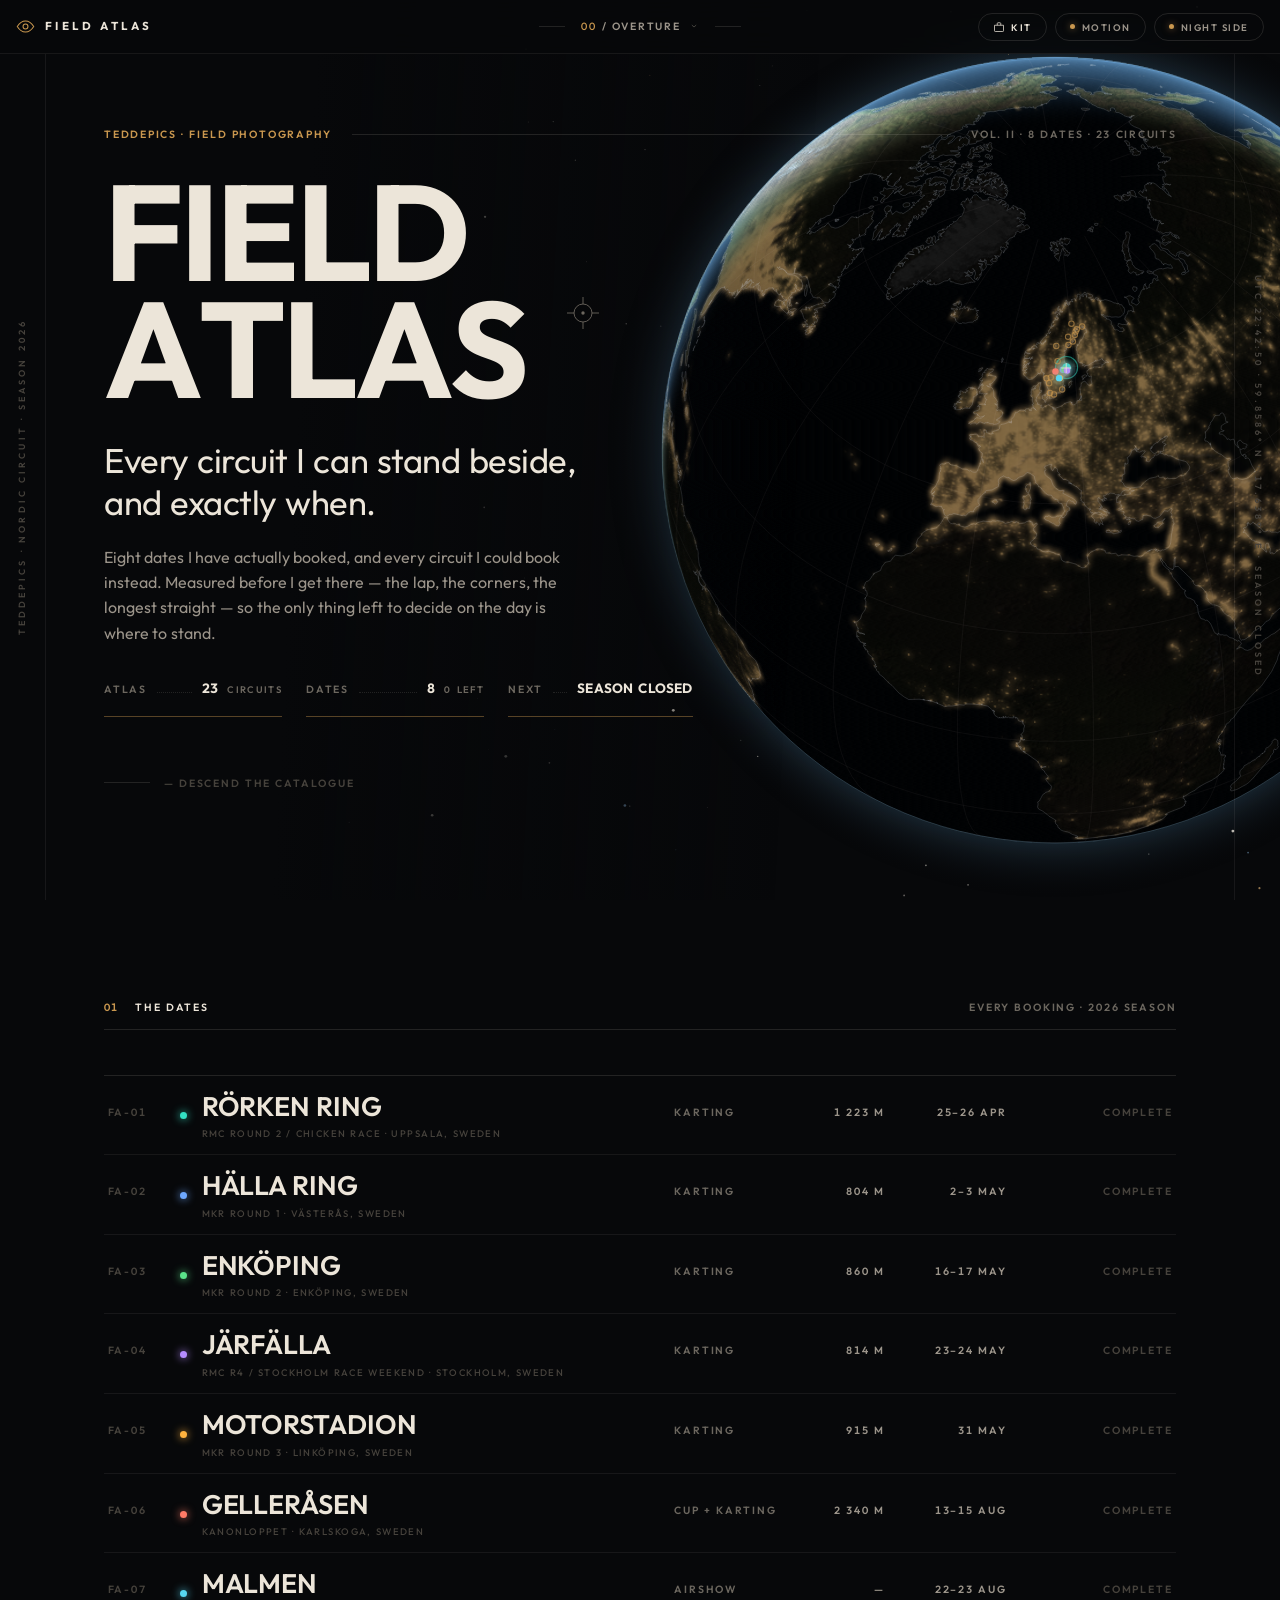
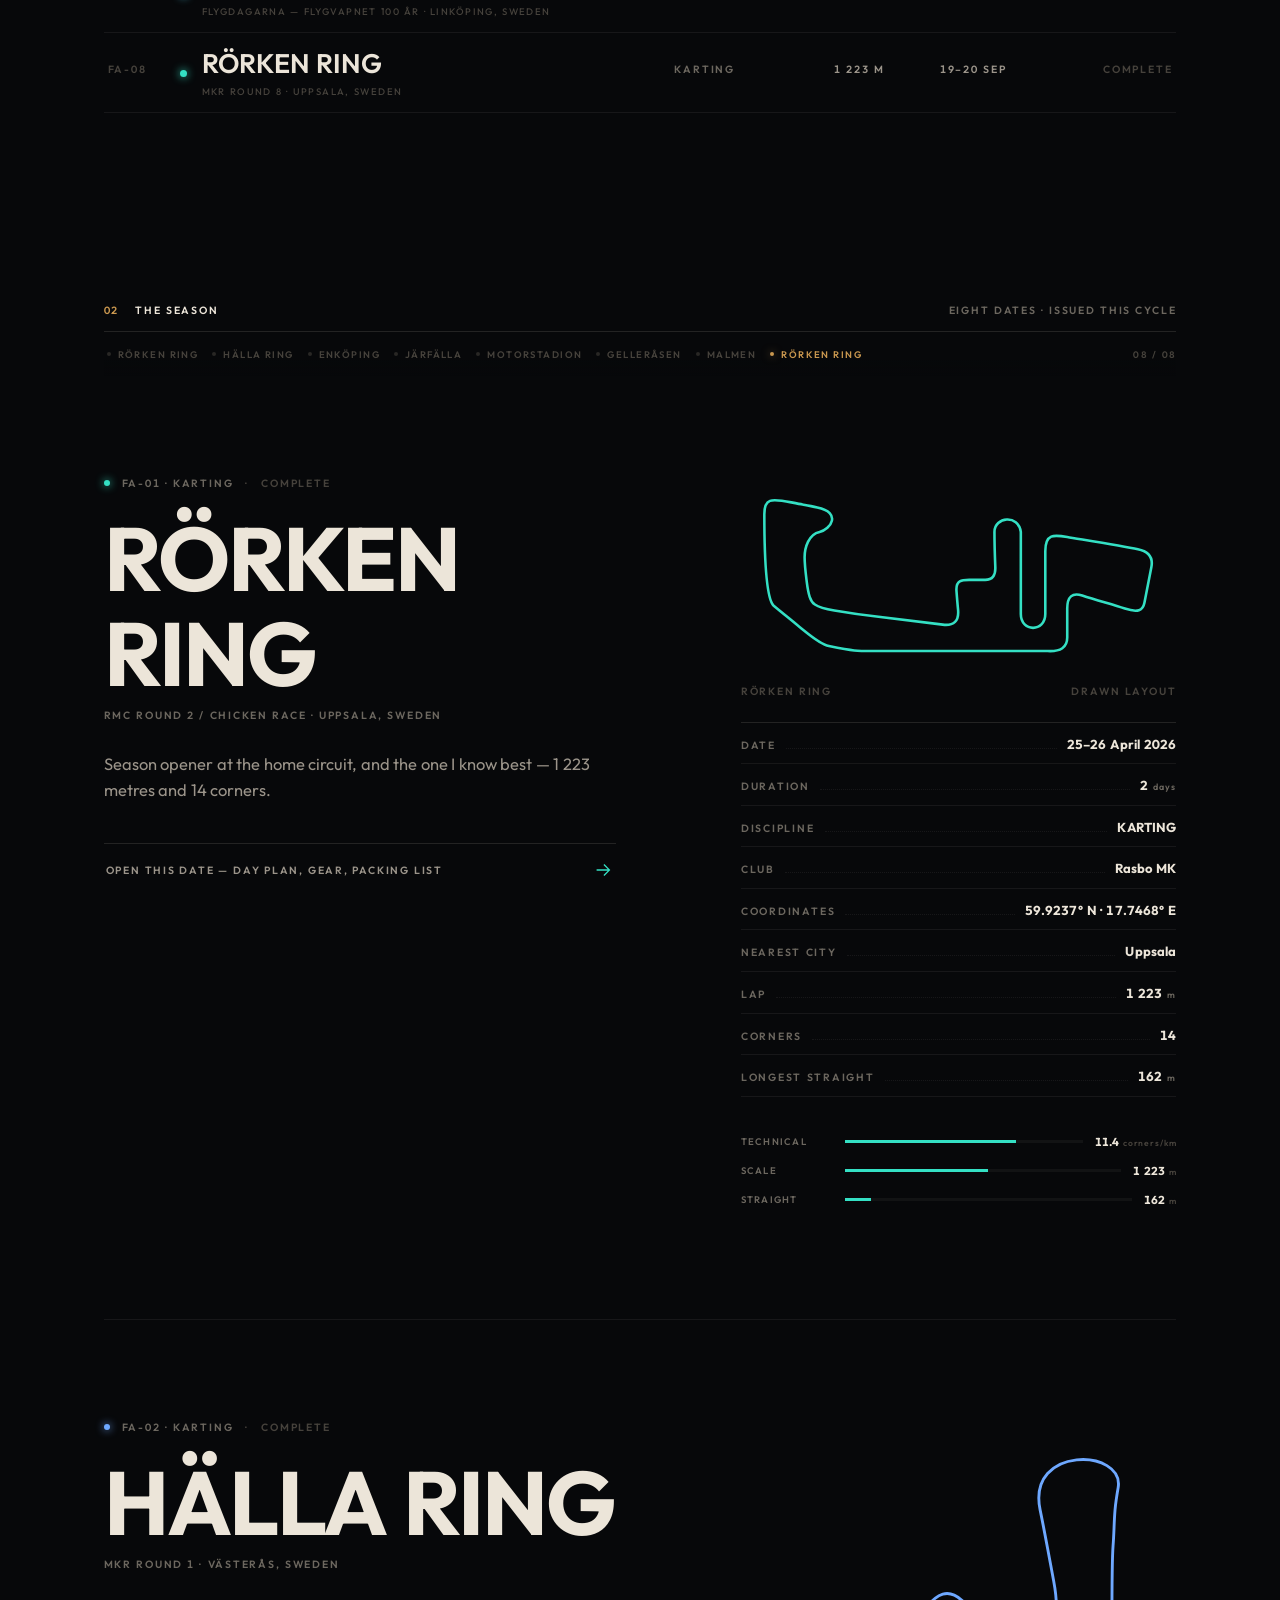
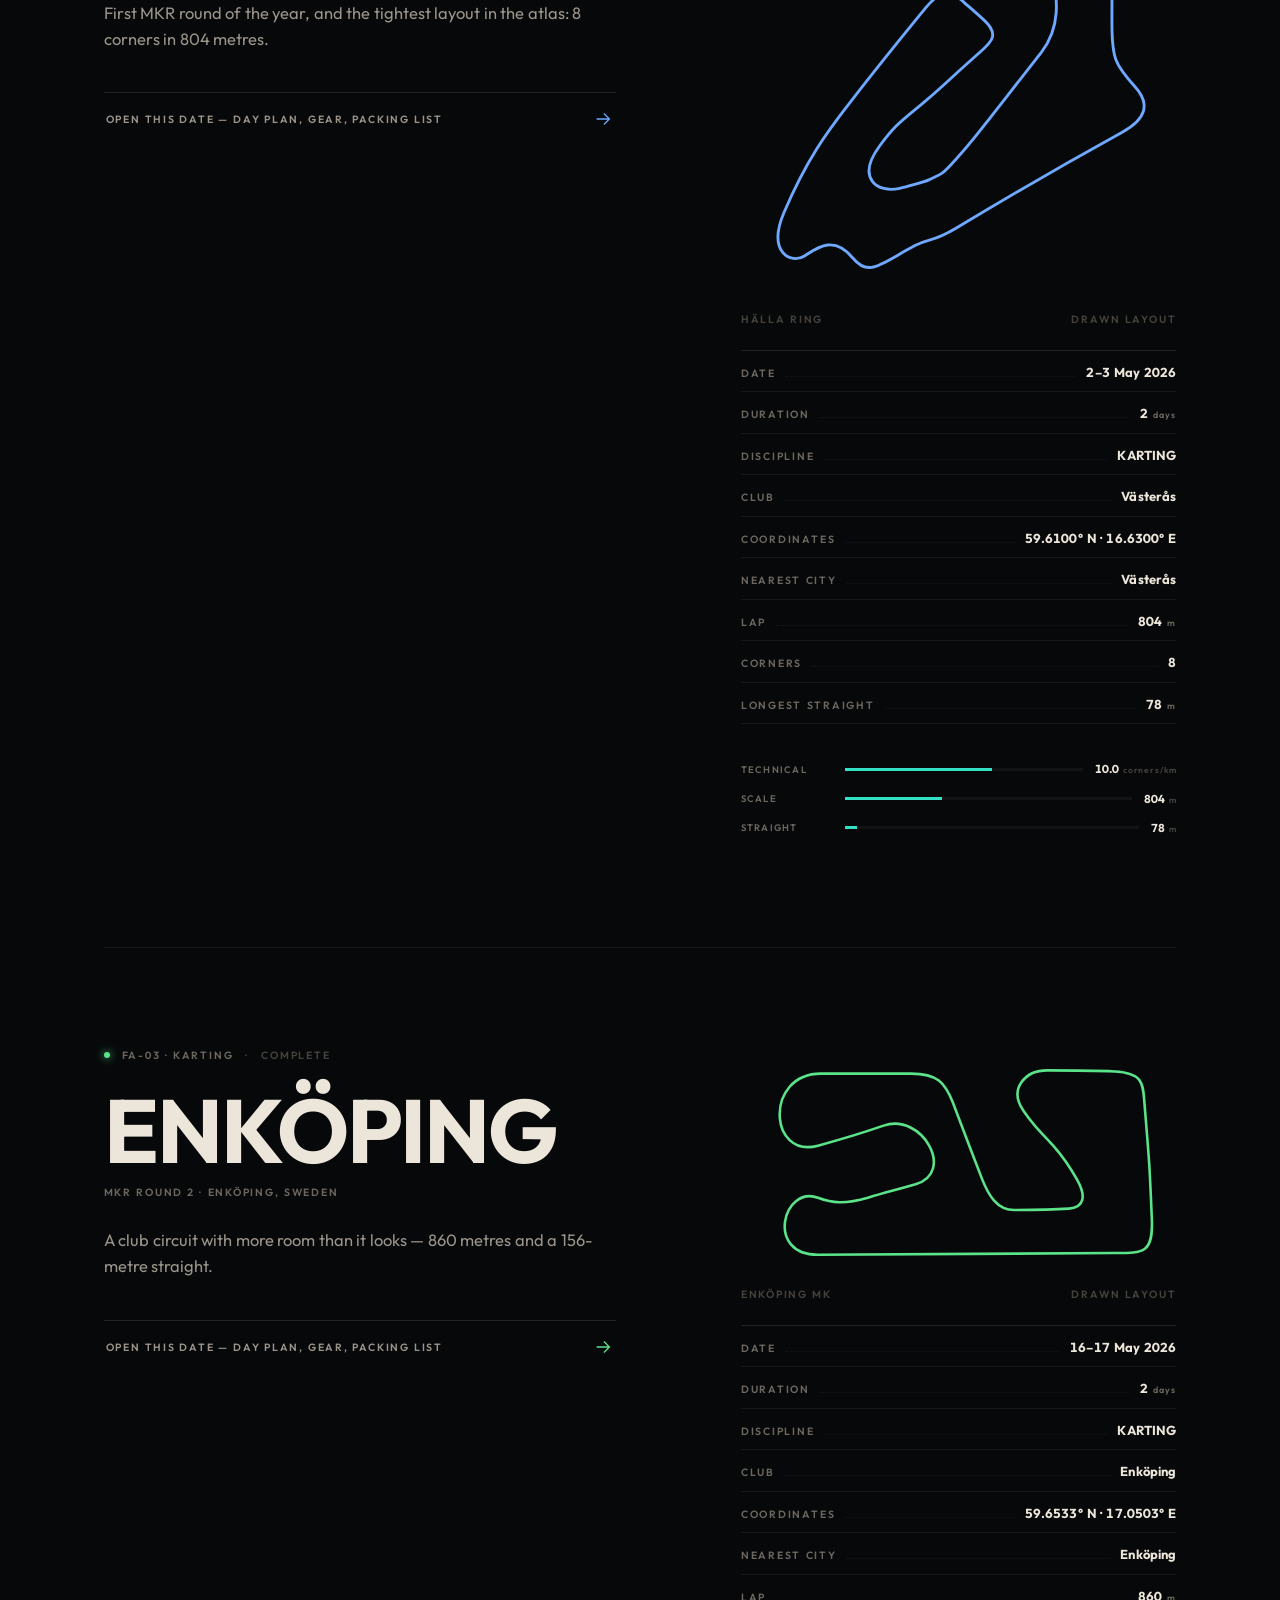
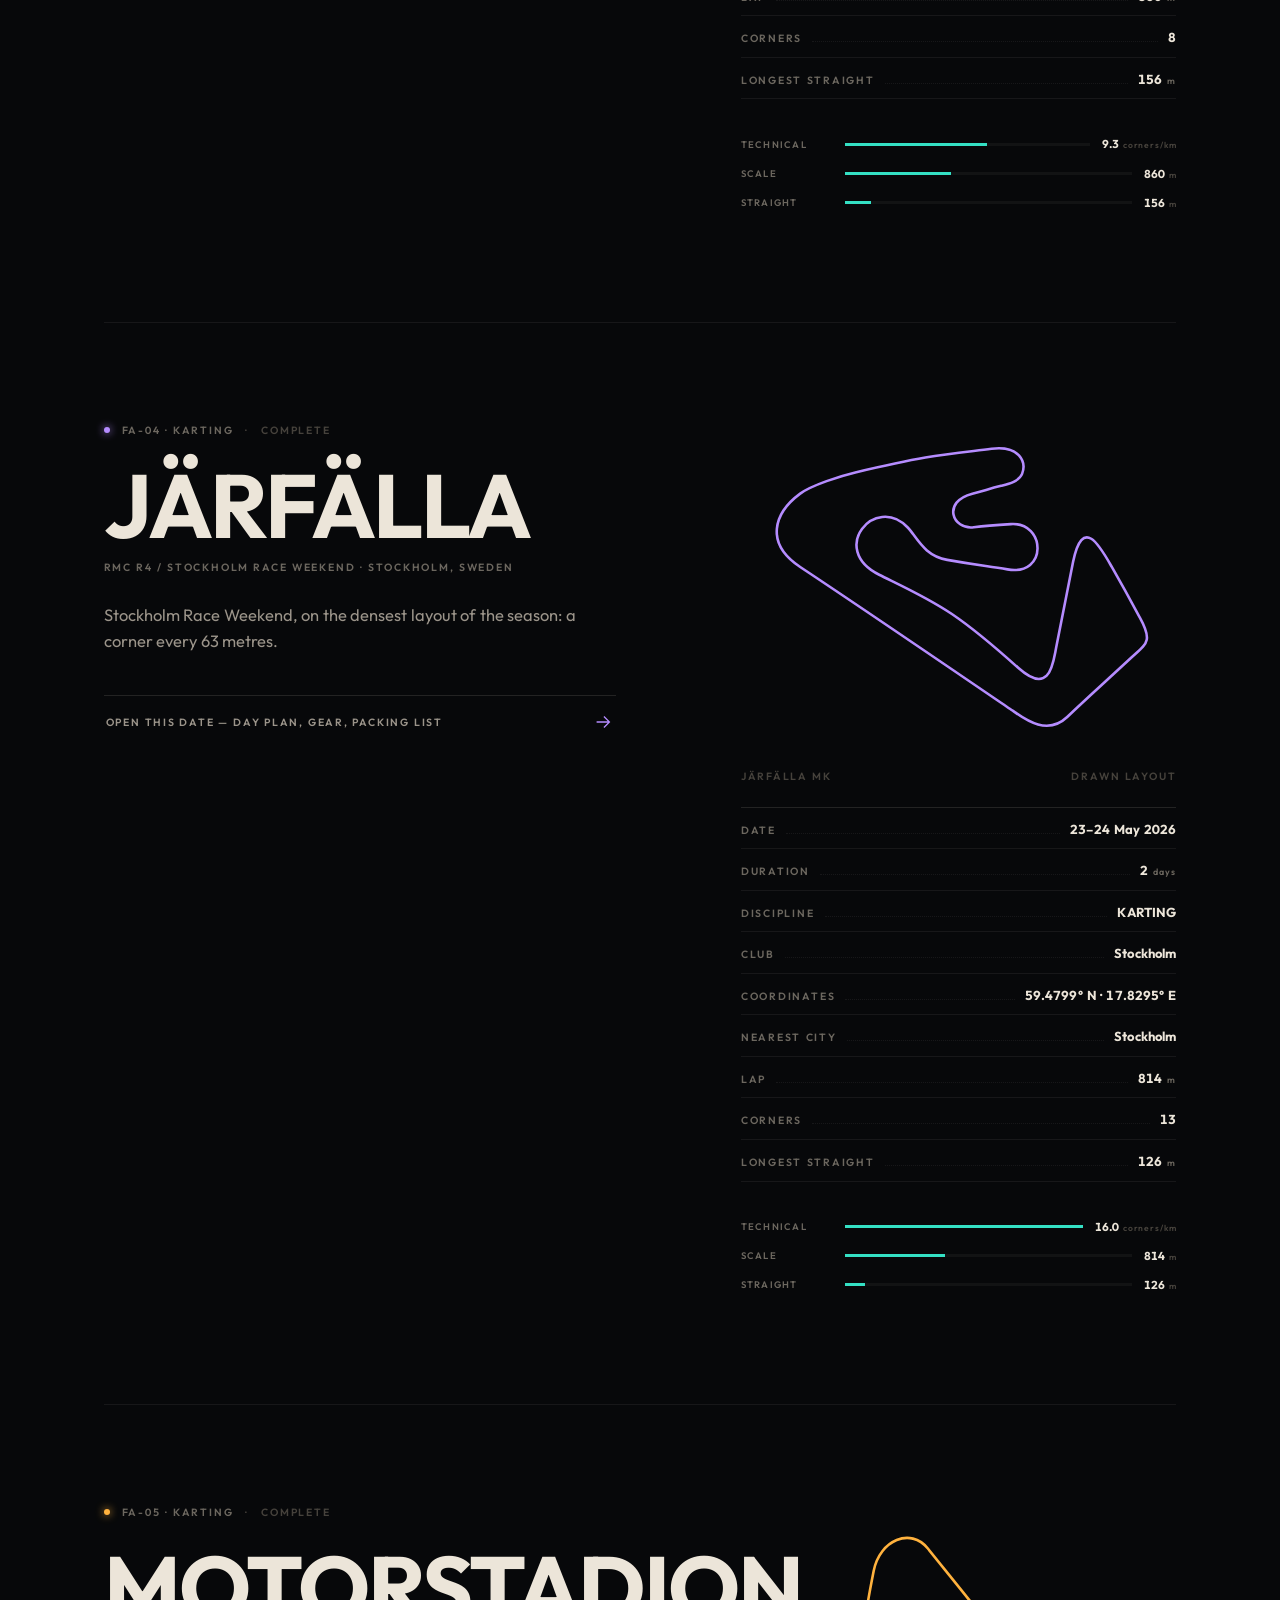
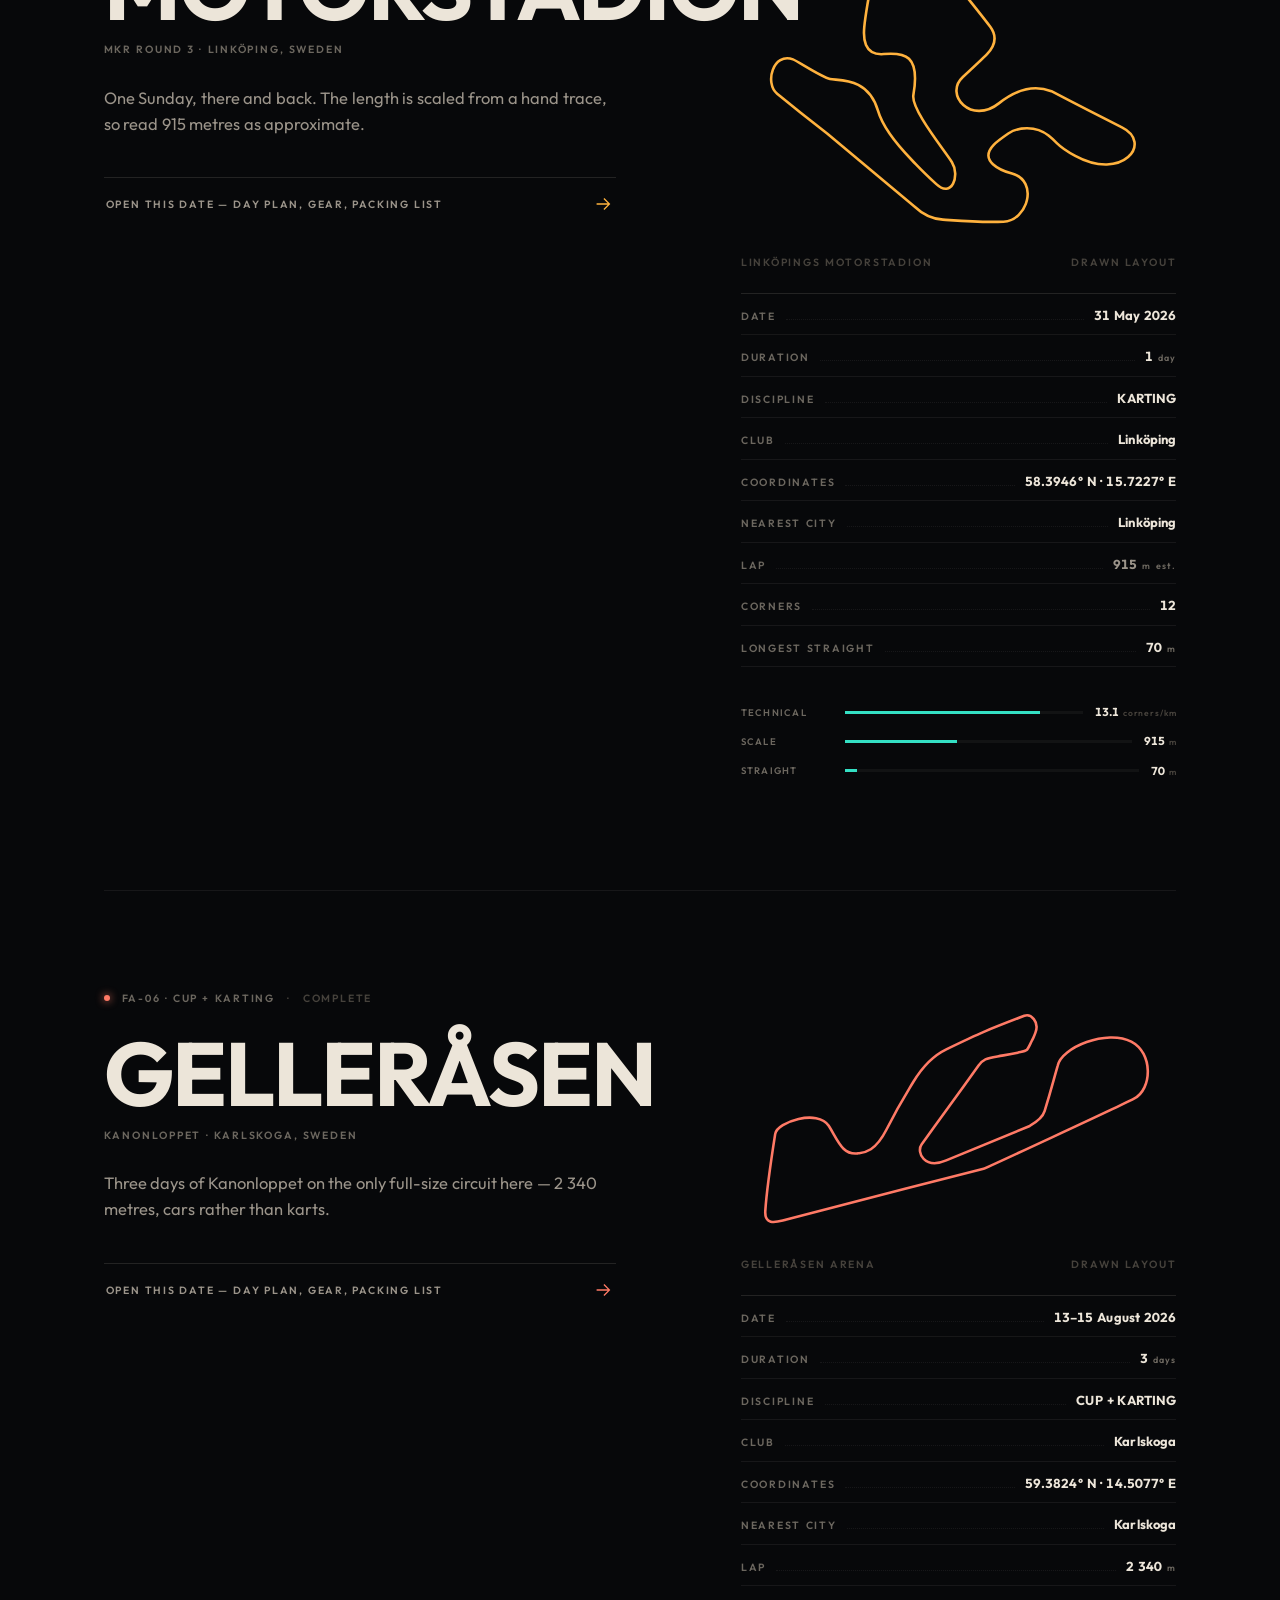
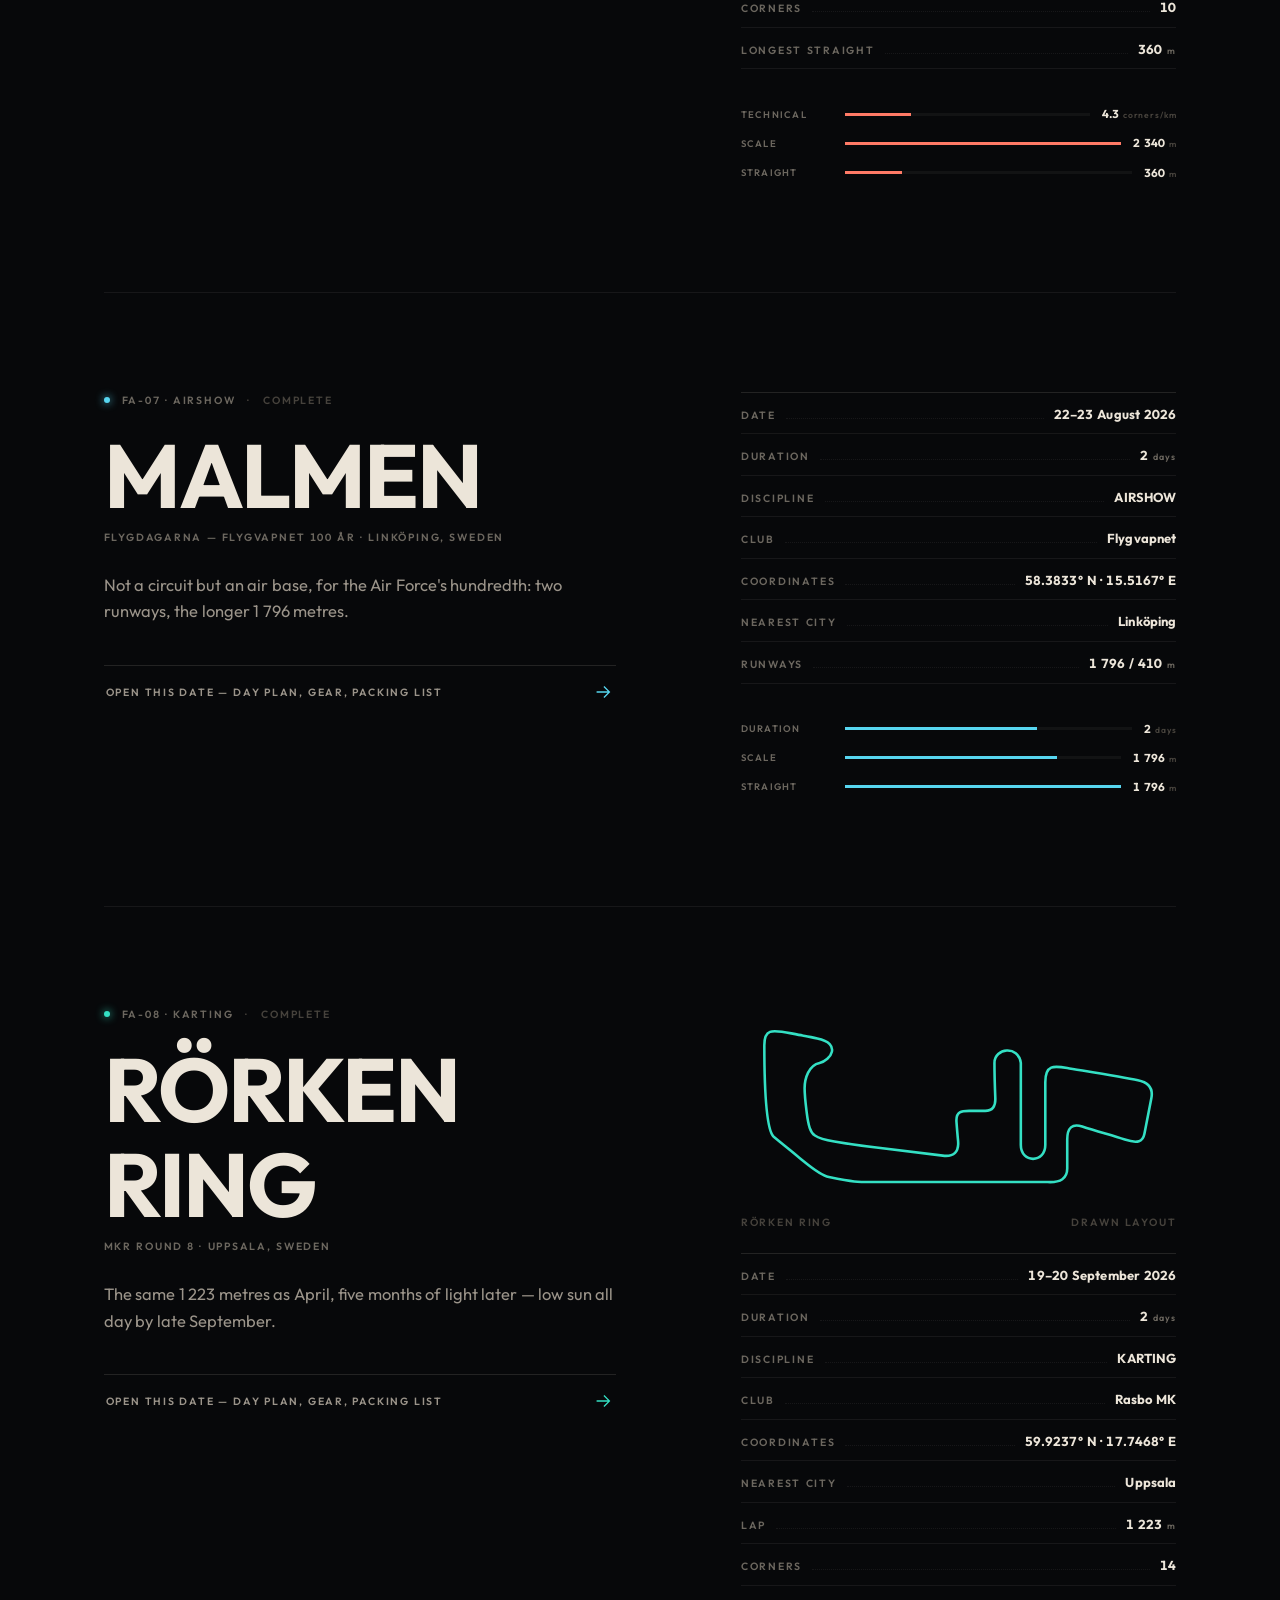
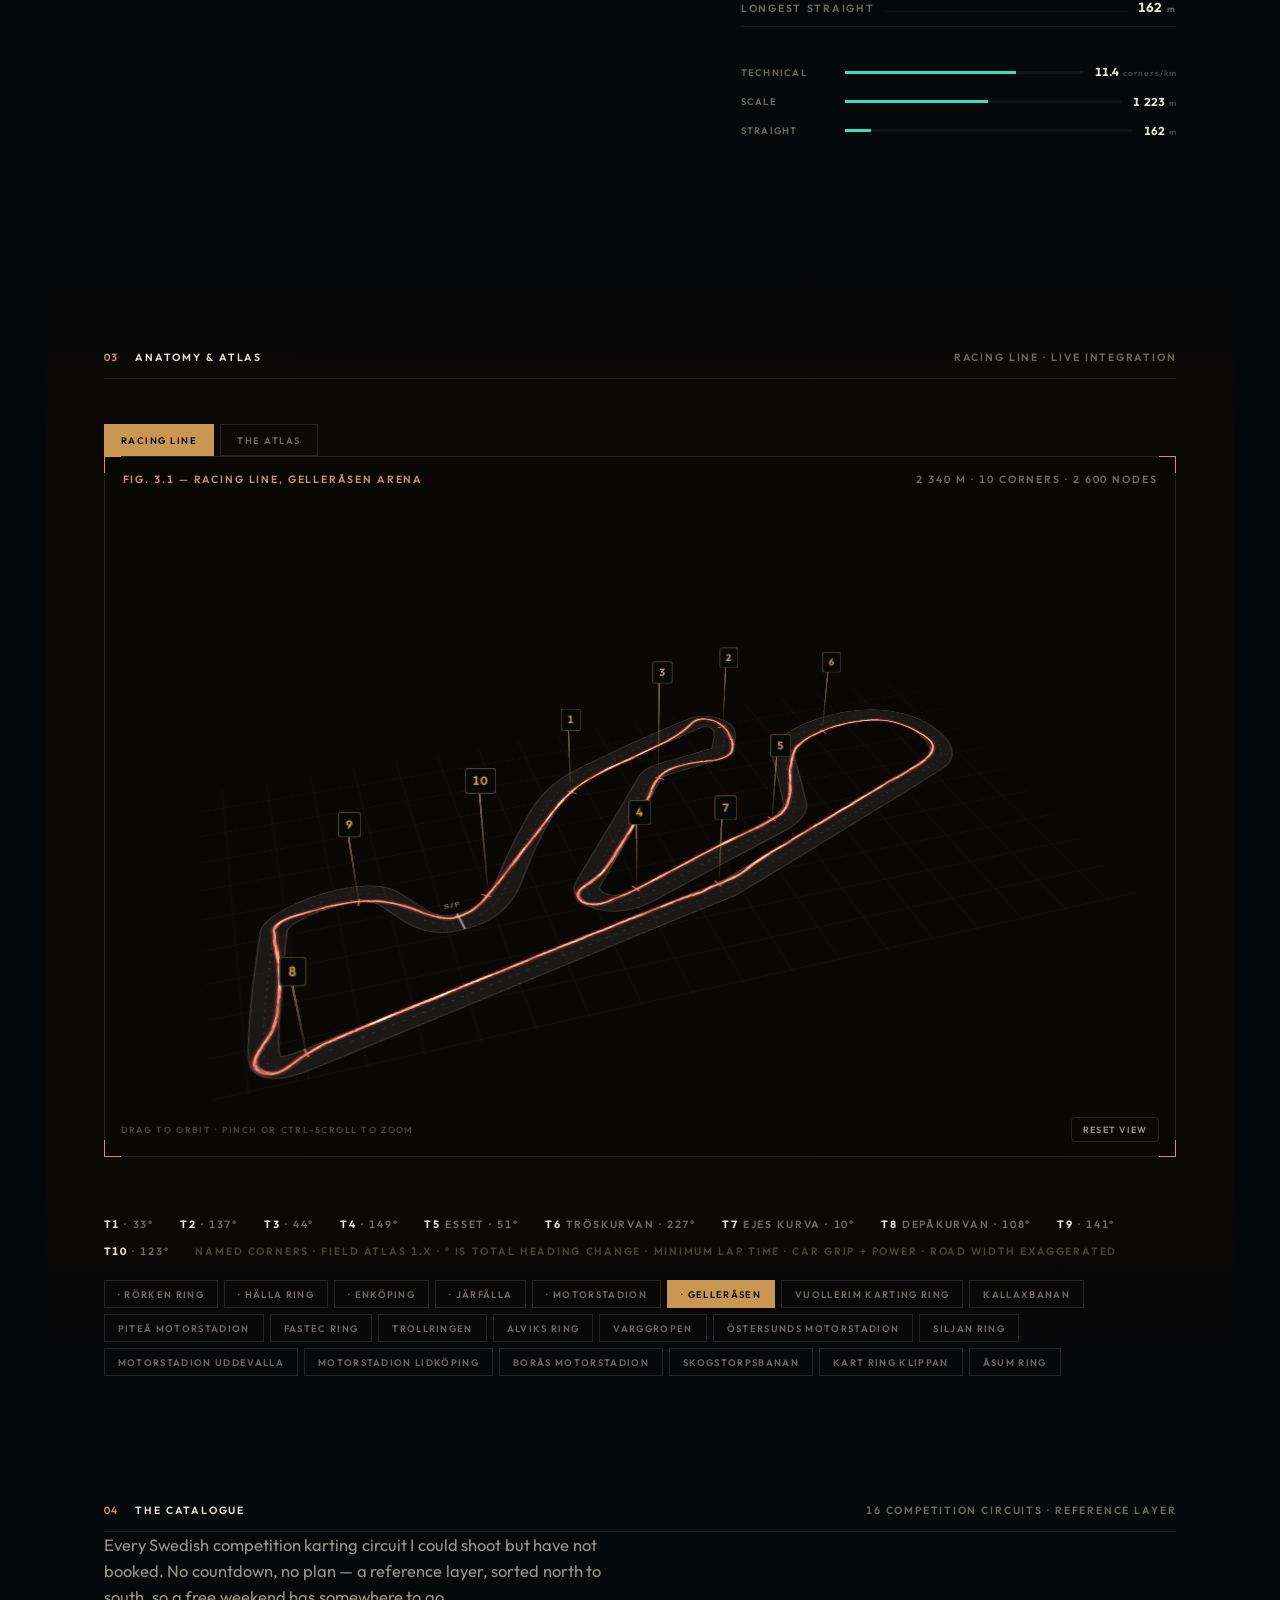
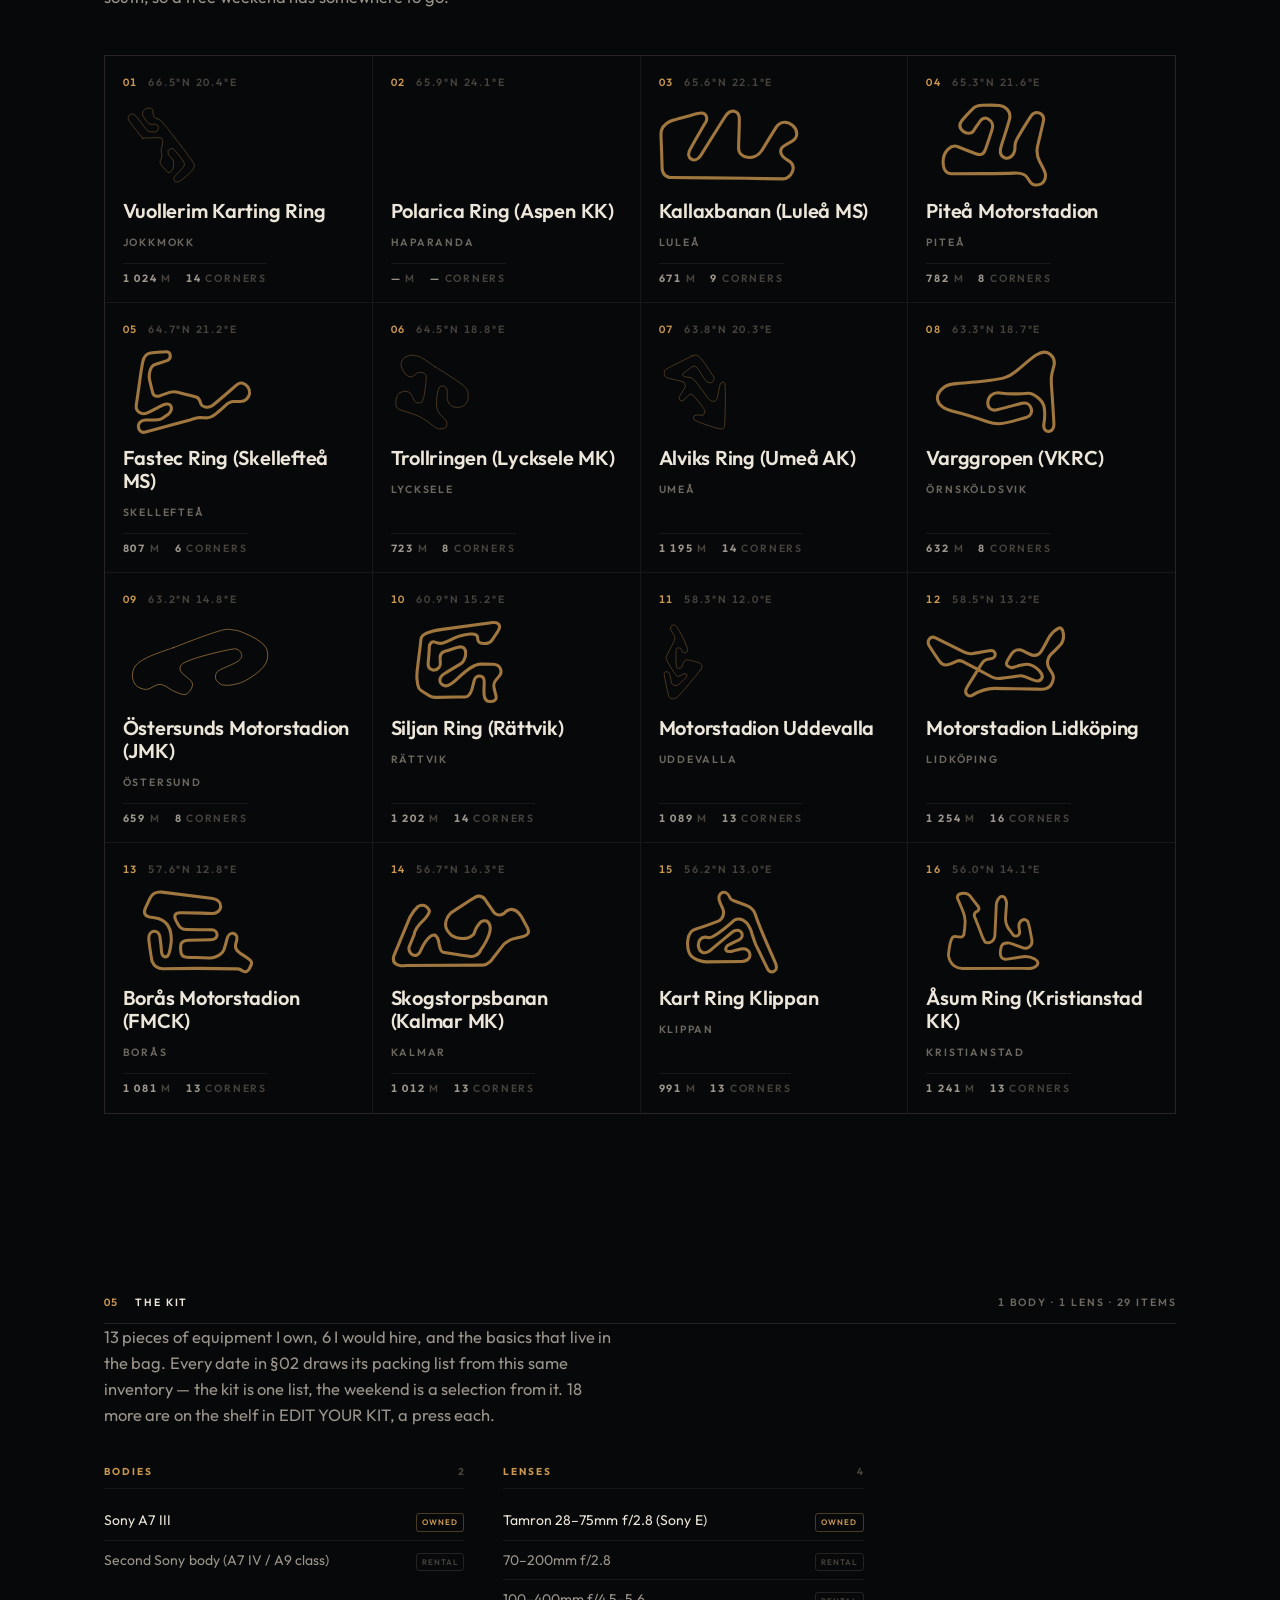
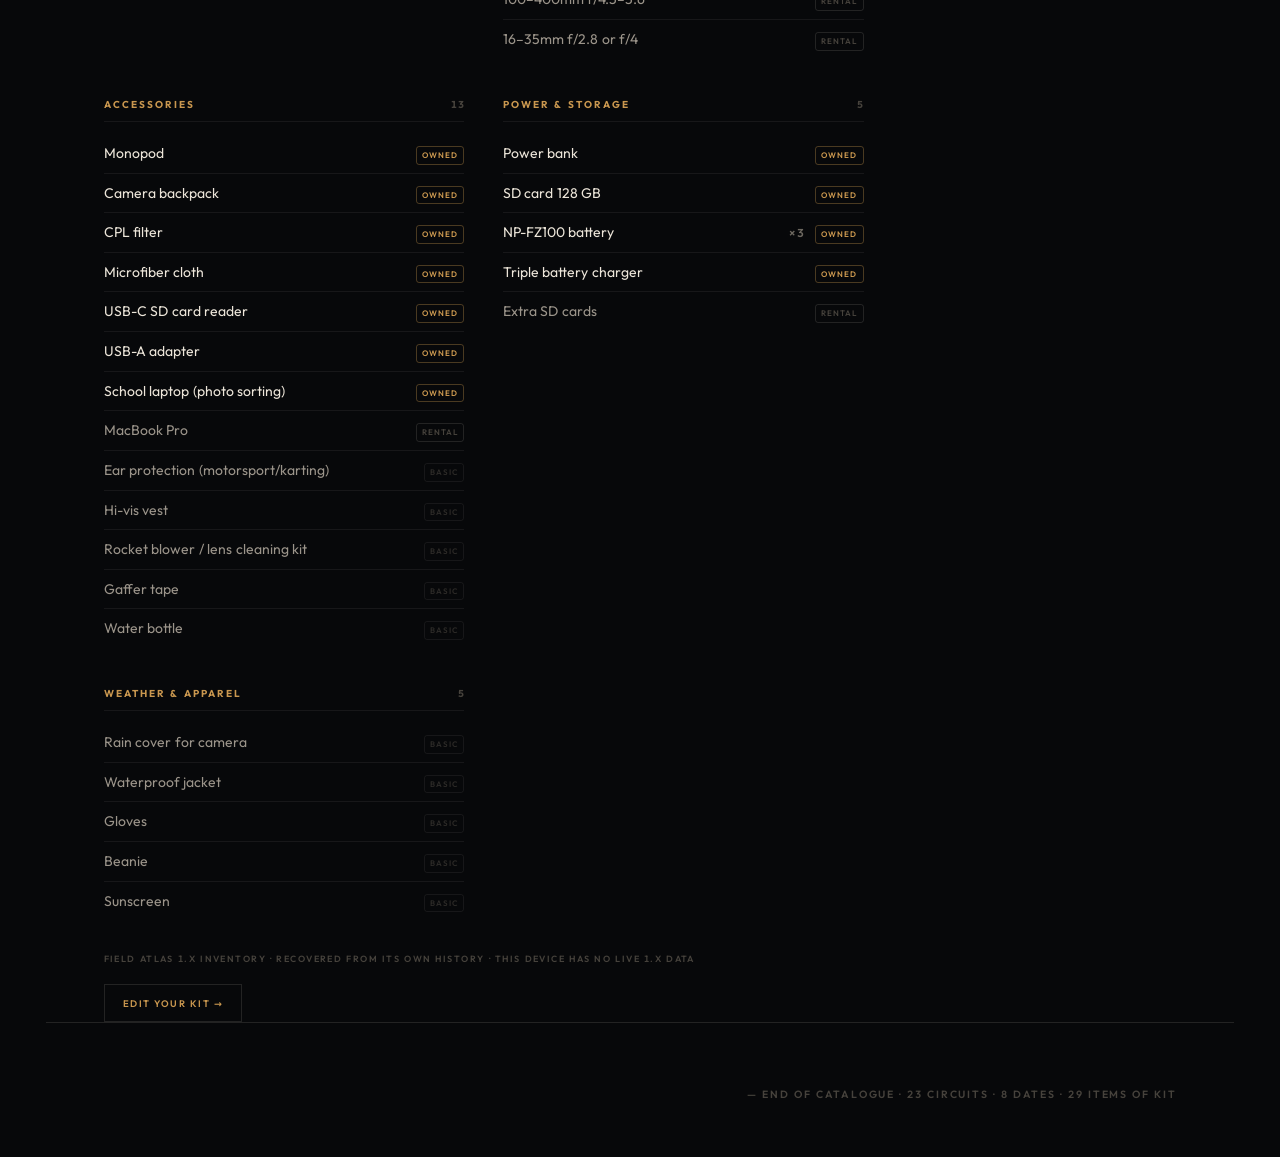
<file: index.html>
<!DOCTYPE html>
<html lang="en" data-theme="night">
<head>
<meta charset="utf-8">
<meta name="viewport" content="width=device-width, initial-scale=1, viewport-fit=cover">
<title>Field Atlas — every circuit, and when</title>
<meta name="description" content="Field Atlas 2.0 — the 2026 Nordic motorsport and aviation season, measured: 23 circuits, 8 dates, every lap length, corner count and coordinate on one page.">
<meta name="theme-color" content="#07080a">
<meta name="color-scheme" content="dark light">

<!-- Installable: `display: standalone` in the manifest is what takes the browser
     chrome away, both for Add to Home Screen and for the TWA wrapper. The colours
     here and in the manifest are --bg from assets/tokens.css, so the splash cannot
     flash white on a page that is otherwise never light unless asked. -->
<link rel="manifest" href="manifest.webmanifest">
<meta name="mobile-web-app-capable" content="yes">
<meta name="apple-mobile-web-app-capable" content="yes">
<meta name="apple-mobile-web-app-status-bar-style" content="black-translucent">
<meta name="apple-mobile-web-app-title" content="Field Atlas 2">

<!-- The tab icon stays inline: it costs no request and cannot 404, which matters
     on the first paint of a cold offline launch. icons/ is for the launcher. -->
<link rel="icon" href="data:image/svg+xml,%3Csvg xmlns='http://www.w3.org/2000/svg' viewBox='0 0 24 24' fill='none' stroke='%23c9974f' stroke-width='1.6'%3E%3Cpath d='M1.6 12S6 5 12 5s10.4 7 10.4 7-4.4 7-10.4 7S1.6 12 1.6 12Z'/%3E%3Ccircle cx='12' cy='12' r='3.1'/%3E%3C/svg%3E">
<link rel="apple-touch-icon" href="icons/apple-touch-icon.png?v=58e20153">

<!-- ★ Outfit is SELF-HOSTED, and the attribute ORDER here is load-bearing.
     trace/bundle.mjs inlines a stylesheet link by matching rel-then-href
     literally; the Google link this replaced was written href-first, which is
     exactly how it survived bundling as a live CDN link. Written this way round
     the faces fold into the .dc.html pair with everything else.
     (Do not write that tag out in prose anywhere in this file — the bundler's
     regex does not know a comment from markup, and will try to open whatever
     stands in the href. It did.)
     assets/fonts.css is GENERATED — see trace/fonts.mjs. The page now makes no
     cross-origin request at all, which is what lets a cold offline launch, on a
     phone that has never seen the site before, still look right. -->
<link rel="stylesheet" href="assets/fonts.css?v=95d09e90">

<link rel="stylesheet" href="assets/tokens.css?v=202054ef">
<link rel="stylesheet" href="assets/app.css?v=0302f3fe">
</head>
<body>

<div id="progress" aria-hidden="true"></div>

<!-- starfield + globe, both fixed, both behind the type -->
<div id="sky" aria-hidden="true"><canvas id="stars"></canvas></div>
<div id="globe-wrap" aria-hidden="true"><canvas id="globe"></canvas></div>
<div id="scrim" aria-hidden="true"></div>
<!-- ★ THERE IS NO #globe-hit ANY MORE, AND THAT IS THE POINT.
     Theodor: "remove the interactive thing on the main page where you load in,
     because that's just weird."
     For two sessions this was an empty box lying over the hero at z-index 5,
     clipped to the disc, taking the reader's pointers and handing them to
     js/main.js to turn and zoom the planet behind the type. It worked, and it was
     the wrong place for it: a reader arriving at a page does not expect the
     background to be a control, and on a phone it sat directly under the lede.
     The turning, the pinching and the pin taps all moved to §03's ATLAS tab —
     a stage the reader opens on purpose, with the room to do it in. What is left
     here is a planet, drifting, lit by the real sun, and nothing to press.
     Its geometry now lives in ONE rule in app.css with no second box to keep in
     step, and verify.mjs §12a asserts this element stays gone. -->

<!-- ★ AND NO #globe-ui EITHER. The hint that named the gesture and the RESET VIEW
     that undid it were chrome for an interaction that no longer exists here; both
     moved to the atlas stage, which carries its own. The `fa2.globeHint` key they
     wrote is dead and is not read anywhere. -->

<!-- ★ THE EARTH, IN THREE EQUIRECTANGULAR SOURCES. js/earth.js reads all three
     back with getImageData at boot and bakes them into ONE 2048x1024 plate that
     js/globe.js then samples per pixel of the disc. Read the header of
     js/earth.js for what each is used for — they are not interchangeable, and
     only the first one carries any of the planet's SHAPE.

     Every one of them must stay SAME-ORIGIN. getImageData on a canvas that has
     had a cross-origin image drawn into it throws, and there is no partial
     recovery from that: the globe loses its surface for the life of the page.
     Same-origin over http here; trace/bundle.py rewrites each src to a data: URI
     for the two .dc.html files, which run off file:// where even a relative path
     counts as cross-origin. Never point any of these at a CDN. -->
<img id="earth-topo" alt="" aria-hidden="true" decoding="async"
     src="assets/earth-topo-4096.jpg?v=9f5d717d">
<img id="earth-plate" alt="" aria-hidden="true" decoding="async"
     src="assets/earth-blue-marble-2048.jpg?v=5eb3c4cc">
<img id="earth-night" alt="" aria-hidden="true" decoding="async"
     src="assets/earth-night-2048.png?v=7553dd60">

<header class="topbar">
  <a class="brand" href="#overture">
    <svg viewBox="0 0 24 24" fill="none" stroke="currentColor" stroke-width="1.3" aria-hidden="true">
      <path d="M1.6 12S6 5 12 5s10.4 7 10.4 7-4.4 7-10.4 7S1.6 12 1.6 12Z"></path>
      <circle cx="12" cy="12" r="3.1"></circle>
    </svg>
    <span>FIELD ATLAS</span>
  </a>
  <!-- ★ THE CHAPTER READOUT IS NAVIGATION NOW, NOT A LABEL.
       Theodor: "it's a lot of scrolling on this website — the kit itself I can
       just press at the top right. Maybe it's good with a main page where all the
       chapters are." The page is one long scroll by design and it should stay
       one; what it was missing is a way to LEAVE the middle of it. This is the
       same move KIT already made, applied to the one element that was already
       reporting which chapter you are in — so it names where you are and now also
       takes you anywhere else, and the bar grows nothing.
       The list is built from `section[data-chapter]` by js/main.js, so adding a
       chapter to this file adds it to the menu and there is no second copy of the
       running order to keep in step. -->
  <div class="chapter mono">
    <i></i>
    <button class="chapter-jump" id="chapter-jump" type="button"
            aria-haspopup="true" aria-expanded="false" aria-controls="chapter-menu">
      <span id="chapter-label"><b>00</b><span class="t">/ OVERTURE</span></span>
      <svg viewBox="0 0 24 24" fill="none" stroke="currentColor" stroke-width="1.7" aria-hidden="true">
        <path d="m6.75 9.75 5.25 4.75 5.25-4.75"></path>
      </svg>
    </button>
    <i></i>
    <div class="chapter-menu" id="chapter-menu" role="menu" hidden
         aria-labelledby="chapter-jump"></div>
  </div>
  <div class="pills">
    <!-- KIT is the only navigation on the page. §05 THE KIT sits at the very
         bottom of a very long scroll, so on a phone "what am I packing" used to
         mean scrolling past the whole season and the whole catalogue to reach it.
         This opens the same list as a panel, from wherever the reader is.
         data-route is picked up by the delegated handler in js/main.js. -->
    <button class="pill pill--go" id="pill-kit" type="button" data-route="gear">
      <svg viewBox="0 0 24 24" fill="none" stroke="currentColor" stroke-width="1.5" aria-hidden="true">
        <path d="M3 8.5h18v11a1.5 1.5 0 0 1-1.5 1.5h-15A1.5 1.5 0 0 1 3 19.5v-11Z"></path>
        <path d="M8.5 8.5V5a1.5 1.5 0 0 1 1.5-1.5h4A1.5 1.5 0 0 1 15.5 5v3.5"></path>
      </svg>
      <span>KIT</span>
    </button>
    <!-- the label is in a span so it collapses to the state dot at ≤760px, the
         way NIGHT SIDE always has — it was a bare text node and did not -->
    <button class="pill" id="pill-motion" type="button" aria-pressed="true"><span>MOTION</span></button>
    <button class="pill" id="pill-theme" type="button" aria-pressed="true"><span>NIGHT SIDE</span></button>
  </div>
</header>

<div class="rail rail--l" aria-hidden="true"><span id="rail-left">TEDDEPICS · NORDIC CIRCUIT · SEASON 2026</span></div>
<div class="rail rail--r" aria-hidden="true"><span id="rail-right">UTC —</span></div>

<main>

  <!-- ============================================ 00 · OVERTURE ============ -->
  <section id="overture" data-chapter="00" data-title="OVERTURE">
    <div class="wrap">
      <div id="hero" data-reveal>
        <div class="kicker">
          <span class="mono l">TEDDEPICS · FIELD PHOTOGRAPHY</span>
          <span class="line"></span>
          <span class="mono r" id="kicker-right">VOL. II · SHOOT PLANNING DIVISION</span>
        </div>

        <h1 class="hero-title" id="hero-title" data-text="FIELD&#10;ATLAS" aria-label="Field Atlas">
          <span class="hero-mark" aria-hidden="true">
            <svg viewBox="0 0 40 40" fill="none" stroke="currentColor" stroke-width=".9">
              <circle cx="20" cy="20" r="9"></circle>
              <circle cx="20" cy="20" r="1.7" fill="currentColor" stroke="none"></circle>
              <path d="M20 4v7M20 29v7M4 20h7M29 20h7"></path>
            </svg>
          </span>
        </h1>

        <p class="lede rise" style="--d:.45s">Every circuit I can stand beside, and exactly when.</p>
        <div class="hero-body rise" style="--d:.56s">
          <p id="hero-copy">Eight dates I have actually booked, and every circuit I could book
          instead. Measured before I get there — the lap, the corners, the longest straight — so
          the only thing left to decide on the day is where to stand.</p>
        </div>

        <div class="readouts rise" style="--d:.66s" id="readouts"></div>

        <div class="descend rise mono" style="--d:.8s">
          <span class="line"></span><span>— DESCEND THE CATALOGUE</span>
        </div>
      </div>
    </div>
  </section>

  <!-- ============================================ 01 · MANDATE ============= -->
  <section id="mandate" data-chapter="01" data-title="THE DATES">
    <div class="wrap">
      <div class="chapter-head" data-reveal>
        <div class="row">
          <div class="mono"><span class="n">01</span><span class="t">THE DATES</span></div>
          <div class="mono sub">EVERY BOOKING · 2026 SEASON</div>
        </div>
        <hr>
      </div>

      <!-- one row per date, built by renderRoster() in js/main.js -->
      <div id="roster" class="roster" data-reveal></div>
    </div>
  </section>

  <!-- ============================================ 02 · THE SEASON ========== -->
  <section id="season" data-chapter="02" data-title="THE SEASON">
    <div class="wrap">
      <div class="chapter-head" data-reveal>
        <div class="row">
          <div class="mono"><span class="n">02</span><span class="t">THE SEASON</span></div>
          <div class="mono sub">EIGHT DATES · ISSUED THIS CYCLE</div>
        </div>
        <hr>
      </div>
      <nav class="chips" id="chips" aria-label="Season dates"></nav>
      <div id="entries"></div>
    </div>
  </section>

  <!-- ============================================ 03 · ANATOMY & ATLAS ===== -->
  <!-- ★ THE CHAPTER HOLDS TWO INSTRUMENTS NOW, ON A TAB.
       Theodor, asked where the interactive globe should live: "I think in the same
       section as the anatomy, but just a different tab in the same area."
       So §03 is no longer only the racing line. It is the two ways this page looks
       at a circuit — the lap from the inside, and where on Earth the lap is — and
       they share one framed figure, one caption and one stage box, because they are
       the same question at two scales. The title carries both; `data-title` is what
       the chapter readout and the jump menu print, so it is the one that had to
       change and there is no second copy of it anywhere. -->
  <section id="anatomy" data-chapter="03" data-title="ANATOMY &amp; ATLAS">
    <div class="wrap">
      <div class="chapter-head" data-reveal>
        <div class="row">
          <div class="mono"><span class="n">03</span><span class="t">ANATOMY &amp; ATLAS</span></div>
          <div class="mono sub" id="anatomy-sub">RACING LINE · LIVE INTEGRATION</div>
        </div>
        <hr>
      </div>

      <div data-reveal>
        <!-- ★ RACING LINE IS THE DEFAULT, AND THAT IS LOAD-BEARING. Everything the
             suite asserts about this chapter — the posts, the numerals, the solved
             line, that the stage does not trap the page scroll — queries #fig-3d,
             which only exists on screen while this tab is the open one. Change the
             default and §12b, §12c and §13c all start measuring a hidden subtree.
             The reader's own choice is remembered under `fa2.figTab`; a first
             visit always lands here. -->
        <div class="fig-tabs mono" role="tablist" aria-label="What to show">
          <button class="fig-tab" type="button" role="tab" id="tab-line"
                  data-figtab="line" aria-selected="true" aria-controls="pane-line">
            RACING LINE
          </button>
          <button class="fig-tab" type="button" role="tab" id="tab-atlas"
                  data-figtab="atlas" aria-selected="false" aria-controls="pane-atlas" tabindex="-1">
            THE ATLAS
          </button>
        </div>

        <!-- ★ THE PANE IS THE WHOLE INSTRUMENT, NOT JUST ITS FRAME. #fig-legend
             and .circuit-pick belong to the racing line and stood OUTSIDE the
             panel the first time this was written — so they went on showing with
             the atlas open, and the tab strip drew straight over the top of them.
             A tabpanel has to hold everything that belongs to its tab. -->
        <div id="pane-line" role="tabpanel" aria-labelledby="tab-line">
        <div class="figure rise">
          <span class="bracket tl"></span><span class="bracket tr"></span>
          <span class="bracket bl"></span><span class="bracket br"></span>
          <div class="cap">
            <span class="mono l" id="fig-label">FIG. 3.1 — RACING LINE, GELLERÅSEN ARENA</span>
            <span class="mono r" id="fig-meta">PARTICLES 900 · INTEGRATING</span>
          </div>
          <!-- ★ The racing line stands in the scene now, on the same 3D stage the
               panel's track layouts use — see js/layout3d.js. The plane is sized to
               the circuit by renderFigure() in js/main.js, the canvas is the ground
               it lies on, and the corner numbers ride posts above it. -->
          <div class="p3d p3d--fig" id="fig-3d" data-layout3d data-wheel="modifier">
            <div class="p3d-stage" tabindex="0" role="group"
                 aria-label="Racing line in three dimensions. Drag to orbit, arrow keys to turn, 0 to reset.">
              <div class="p3d-plane" id="fig-plane">
                <canvas id="flow"></canvas>
                <div class="p3d-marks" id="fig-marks"></div>
              </div>
              <!-- no .p3d-tag here: the panel's stage names its circuit in the
                   corner because nothing else on the card does, and #fig-label
                   above already reads "FIG. 3.1 — RACING LINE, GELLERÅSEN ARENA".
                   On a phone the caption wraps to two lines and the tag landed
                   underneath the second one. -->
            </div>
            <div class="p3d-bar">
              <span class="p3d-hint mono">DRAG TO ORBIT · PINCH OR CTRL-SCROLL TO ZOOM</span>
              <button class="p3d-reset mono" type="button">RESET VIEW</button>
            </div>
          </div>
        </div>
        <div class="figure-legend mono rise" style="--d:.1s" id="fig-legend"></div>
        <div class="circuit-pick rise" style="--d:.14s" id="circuit-pick"></div>
        </div><!-- /#pane-line -->

        <!-- ★ THE ATLAS — the globe the hero used to be, given a box of its own.
             Same js/globe.js, same baked plate, same real sun; what differs is that
             this one is the SUBJECT rather than a backdrop, so it may be turned,
             pinched to forty times, switched to a flat map, and pressed. The list
             beside it is not a duplicate of §04: §04 is the reference layer read as
             prose, this is the same circuits read as positions, and pressing either
             opens the identical panel. -->
        <div id="pane-atlas" role="tabpanel" aria-labelledby="tab-atlas" hidden>
        <div class="figure rise">
          <span class="bracket tl"></span><span class="bracket tr"></span>
          <span class="bracket bl"></span><span class="bracket br"></span>
          <div class="cap">
            <span class="mono l" id="atlas-label">FIG. 3.2 — THE ATLAS</span>
            <span class="mono r" id="atlas-meta"></span>
          </div>

          <div class="atlas" id="atlas">
            <!-- ★ ONE ELEMENT TAKES THE POINTERS AND THE CANVAS PAINTS, exactly as
                 at the old hero — but here they can be the SAME box, because there
                 is no scrim to be on the wrong side of. That was the whole reason
                 #globe-hit had to exist and the whole reason it does not any more. -->
            <div class="atlas-stage" id="atlas-stage" tabindex="0" role="group"
                 aria-label="The atlas. Drag to turn, pinch or ctrl-scroll to zoom, press a circuit to open it.">
              <canvas id="atlas-globe"></canvas>
              <div class="atlas-bar">
                <div class="atlas-modes mono" role="group" aria-label="Projection">
                  <button type="button" data-atlas="globe" aria-pressed="true">GLOBE</button>
                  <button type="button" data-atlas="map" aria-pressed="false">MAP</button>
                </div>
                <span class="atlas-hint mono" id="atlas-hint"></span>
                <button class="atlas-reset mono" type="button" data-atlas="reset">RESET VIEW</button>
              </div>
            </div>

            <div class="atlas-side">
              <label class="atlas-search">
                <span class="vh">Search circuits</span>
                <input type="search" id="atlas-search" autocomplete="off"
                       placeholder="Search circuits…">
              </label>
              <!-- built by renderAtlasList() in js/main.js, from the same rows the
                   globe is pinned with, so the two can never disagree -->
              <div class="atlas-filters mono" id="atlas-filters" role="group"
                   aria-label="Filter by discipline"></div>
              <div class="atlas-list" id="atlas-list" role="listbox" aria-label="Circuits"></div>
              <div class="atlas-src mono" id="atlas-src"></div>
            </div>
          </div>
        </div>
        </div><!-- /#pane-atlas -->
      </div>
    </div>
  </section>

  <!-- ============================================ 04 · CATALOGUE =========== -->
  <section id="catalogue" data-chapter="04" data-title="THE CATALOGUE">
    <div class="wrap">
      <div class="chapter-head" data-reveal>
        <div class="row">
          <div class="mono"><span class="n">04</span><span class="t">THE CATALOGUE</span></div>
          <div class="mono sub" id="cat-sub">COMPETITION CIRCUITS · REFERENCE LAYER</div>
        </div>
        <hr>
      </div>
      <div data-reveal>
        <p class="rise" style="max-width:var(--measure);color:var(--ink-2)">Every Swedish
        competition karting circuit I could shoot but have not booked. No countdown, no plan —
        a reference layer, sorted north to south, so a free weekend has somewhere to go.</p>
        <div class="cat" id="catalogue-grid"></div>
      </div>
    </div>
  </section>

  <!-- ============================================ 05 · THE KIT ============= -->
  <section id="kit" data-chapter="05" data-title="THE KIT">
    <div class="wrap">
      <div class="chapter-head" data-reveal>
        <div class="row">
          <div class="mono"><span class="n">05</span><span class="t">THE KIT</span></div>
          <div class="mono sub" id="kit-sub">EQUIPMENT · FIELD ATLAS 1.x</div>
        </div>
        <hr>
      </div>
      <div data-reveal>
        <p class="rise" style="max-width:var(--measure);color:var(--ink-2)" id="kit-lede"></p>
        <!-- built by renderKit() in js/main.js -->
        <div class="kit" id="kit-grid"></div>
        <div class="kit-src mono rise" id="kit-src"></div>
        <!-- the chapter is the essay; the panel is the tool. Same list either way. -->
        <button class="kit-open mono rise" type="button" data-route="gear">EDIT YOUR KIT →</button>
      </div>
    </div>
  </section>

  <footer>
    <div class="wrap">
      <div class="foot-grid">
        <div class="sig mono" id="foot-sig">— END OF CATALOGUE</div>
      </div>
    </div>
  </footer>

</main>

<!-- the detail overlay: one host, filled by js/main.js for a date or a circuit -->
<div id="panel" class="panel" hidden aria-hidden="true">
  <div class="panel-scrim"></div>
  <div class="panel-card" role="dialog" aria-modal="true" aria-labelledby="panel-title" tabindex="-1">
    <button class="panel-close" id="panel-close" type="button" aria-label="Close">
      <svg viewBox="0 0 24 24" fill="none" stroke="currentColor" stroke-width="1.4" aria-hidden="true">
        <path d="M6 6l12 12M18 6L6 18"></path>
      </svg>
    </button>
    <div class="panel-body" id="panel-body"></div>
  </div>
</div>

<script type="module" src="js/main.js?v=6af1958e"></script>
</body>
</html>
</file>
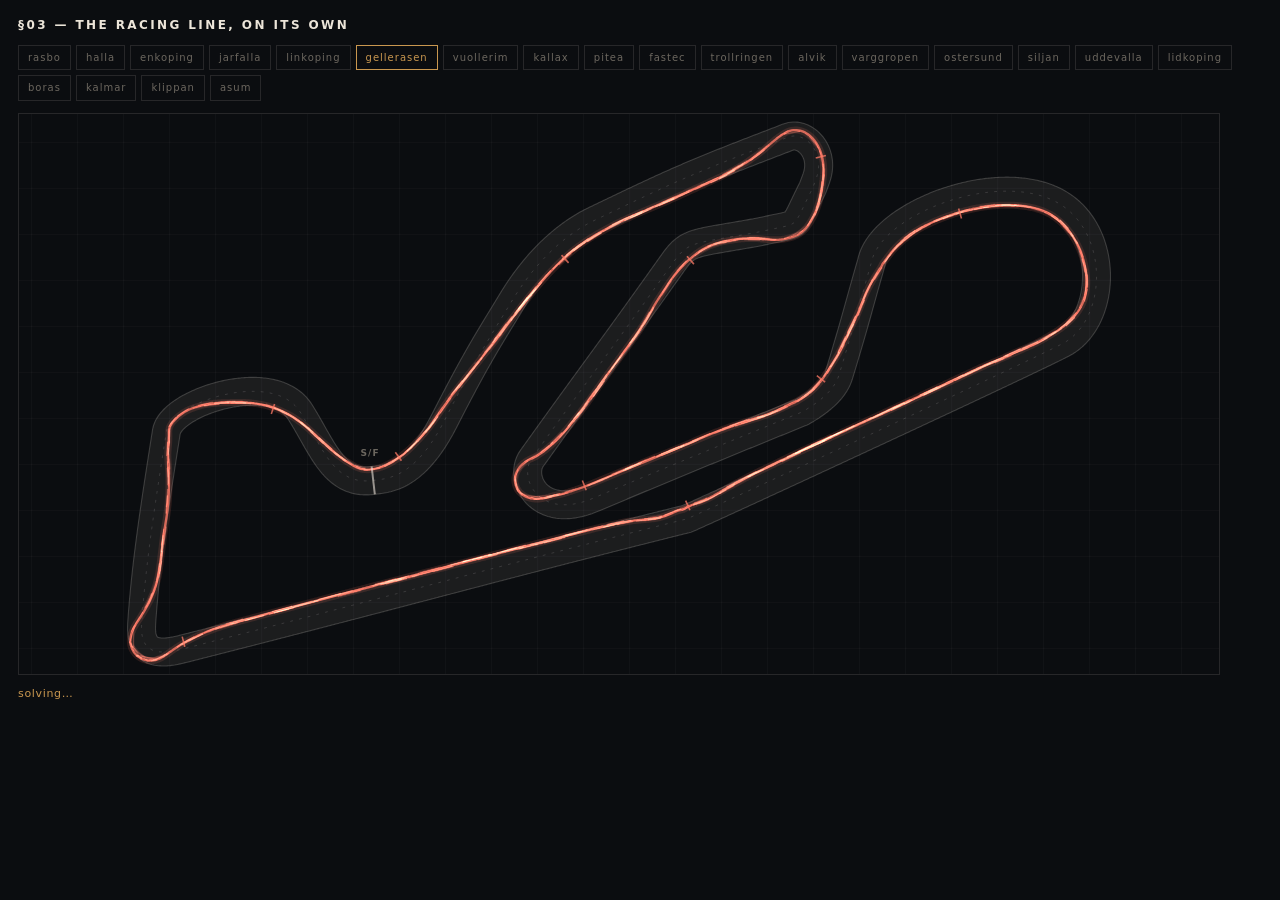
<file: trace/figure.html>
<!DOCTYPE html>
<html lang="en">
<head>
<meta charset="utf-8">
<title>Field Atlas 2.0 — §03's racing line, on its own</title>
<!--
  A dev tool, not part of the site.
      http://localhost:8766/trace/figure.html
      http://localhost:8766/trace/figure.html?id=rasbo

  §03's figure lives most of a page down, behind a scroll reveal and an
  IntersectionObserver that pauses it when it is off screen. That is all correct
  for the page and useless for judging a racing line: you cannot get a headless
  capture of it without driving the scroll, and you cannot compare two circuits
  without scrolling between them.

  This mounts the same createCircuitFigure() on a bare canvas at a chosen circuit
  and prints what the solver decided underneath — which line it found, how many
  nodes it used, and how much lap time the time-optimal stage actually took out
  of the minimum-curvature line it started from. Nothing here is imported by
  index.html.
-->
<link rel="stylesheet" href="../assets/tokens.css">
<style>
  html { background: #0b0d10; }
  body { margin: 0; padding: 16px 18px 30px; font: 12px/1.55 var(--font-mono, monospace); color: var(--ink-2); }
  h1 { font-size: 12px; letter-spacing: .2em; text-transform: uppercase; margin: 0 0 10px; color: var(--ink); }
  #picks { display: flex; flex-wrap: wrap; gap: 5px; margin-bottom: 12px; }
  #picks a { padding: 4px 9px; border: 1px solid var(--hairline, #2a2a2a); color: var(--ink-3); text-decoration: none; font-size: 10px; letter-spacing: .1em; }
  #picks a.on { border-color: var(--accent); color: var(--accent); }
  #fig { position: relative; width: 1200px; max-width: 100%; height: 560px; border: 1px solid var(--hairline, #2a2a2a); }
  canvas { width: 100%; height: 100%; display: block; }
  #out { margin-top: 10px; color: var(--accent); font-size: 11px; letter-spacing: .06em; }
  #legend { margin-top: 6px; color: var(--ink-4); font-size: 10px; letter-spacing: .1em; }
</style>
</head>
<body>
<h1>§03 — the racing line, on its own</h1>
<div id="picks"></div>
<div id="fig"><canvas id="flow"></canvas></div>
<div id="out">solving…</div>
<div id="legend"></div>

<script type="module">
import { VENUES, TRACKS } from '../data/atlas.js';
import { createCircuitFigure } from '../js/circuit.js';
import { layoutPath, flattenPath, loopPath, loopSample, hasRadii } from '../js/loop.js';

/* the same ranking circuitFor()/circuitPoints() use in js/main.js — duplicated
   rather than exported, because this is a harness and the page should not grow
   an export surface for the sake of one */
function circuit(p) {
  if (p.svg?.d) return { kind: 'art', pts: flattenPath(p.svg.d, 2.2) };
  const tracks = (p.layout?.layers || []).filter(l => l.k === 'track');
  if (tracks.length) {
    const main = tracks.reduce((a, b) => ((b.sw || 0) > (a.sw || 0) ? b : a));
    return { kind: 'traced', pts: flattenPath(layoutPath(main.pts.map(q => q.slice(0, 3))), 2.2) };
  }
  const path = p.track?.path;
  if (path && path.length >= 8) return { kind: 'sampled', pts: path.map(q => q.slice(0, 2)) };
  return null;
}

const all = [...VENUES, ...TRACKS].filter(p => circuit(p) && !p.track?.runway);
const want = new URLSearchParams(location.search).get('id');
const place = all.find(p => p.id === want) || all.find(p => p.id === 'gellerasen') || all[0];

document.getElementById('picks').innerHTML = all.map(p =>
  `<a href="?id=${p.id}"${p.id === place.id ? ' class="on"' : ''}>${p.id}</a>`).join('');

const c = circuit(place);
const names = (place.layout?.layers || [])
  .filter(l => l.k === 'label' && !/TRACK|RUNWAY|\d\d\/\d\d/.test(l.text))
  .map(l => ({ label: l.text, x: l.x, y: l.y }));

const fig = createCircuitFigure(document.getElementById('flow'));
/* ★ Motion off unless ?flow is asked for. The figure draws itself in over a
   1.5 s reveal and holds the corner numbers back until it is nine tenths done —
   which is right on the page and wrong here, because a headless capture lands
   wherever it lands and a still of a half-drawn figure with no numbers on it
   looks exactly like a figure whose numbers are broken. Ask for ?flow to watch
   the particles instead. */
const still = !new URLSearchParams(location.search).has('flow');
if (still) fig.setMotion(false);
fig.resize();
// the canvas is sized by CSS, so its box is not final on the first pass — the
// page does the same re-measure in a rAF at boot
requestAnimationFrame(() => fig.resize());
fig.load({ id: place.id, name: place.name, track: place.track, colour: place.accent,
           cornerNames: names, path: c.pts, dense: c.kind !== 'sampled' });
// after load(), which restarts the reveal clock — the page does the same, in
// applyMotion() after renderFigure()
if (still) fig.setMotion(false);

/* read the canvas's own data-* rather than the api, so this reports exactly what
   trace/verify.mjs would see — the point of a harness is to look at the same
   surface the tests do, not at a friendlier one */
setTimeout(() => {
  const s = fig.solve();
  const ds = document.getElementById('flow').dataset;
  document.getElementById('out').textContent =
    `${place.name} · ${ds.nodes} NODES · SOLVE ${(ds.solve || '?').toUpperCase()} · ` +
    `${s.car} · ${s.scaled ? 'SCALED TO METRES' : 'NO MEASURED LENGTH'} · ` +
    `SWING ${ds.swing} · CORNERS ${ds.corners} · PAINTS ${ds.paints}`;
  document.getElementById('legend').textContent =
    fig.corners().map(x => `T${x.no}${x.label ? ' ' + x.label : ''} ${x.turn}°`).join('   ');
}, 2600);
</script>
</body>
</html>
</file>
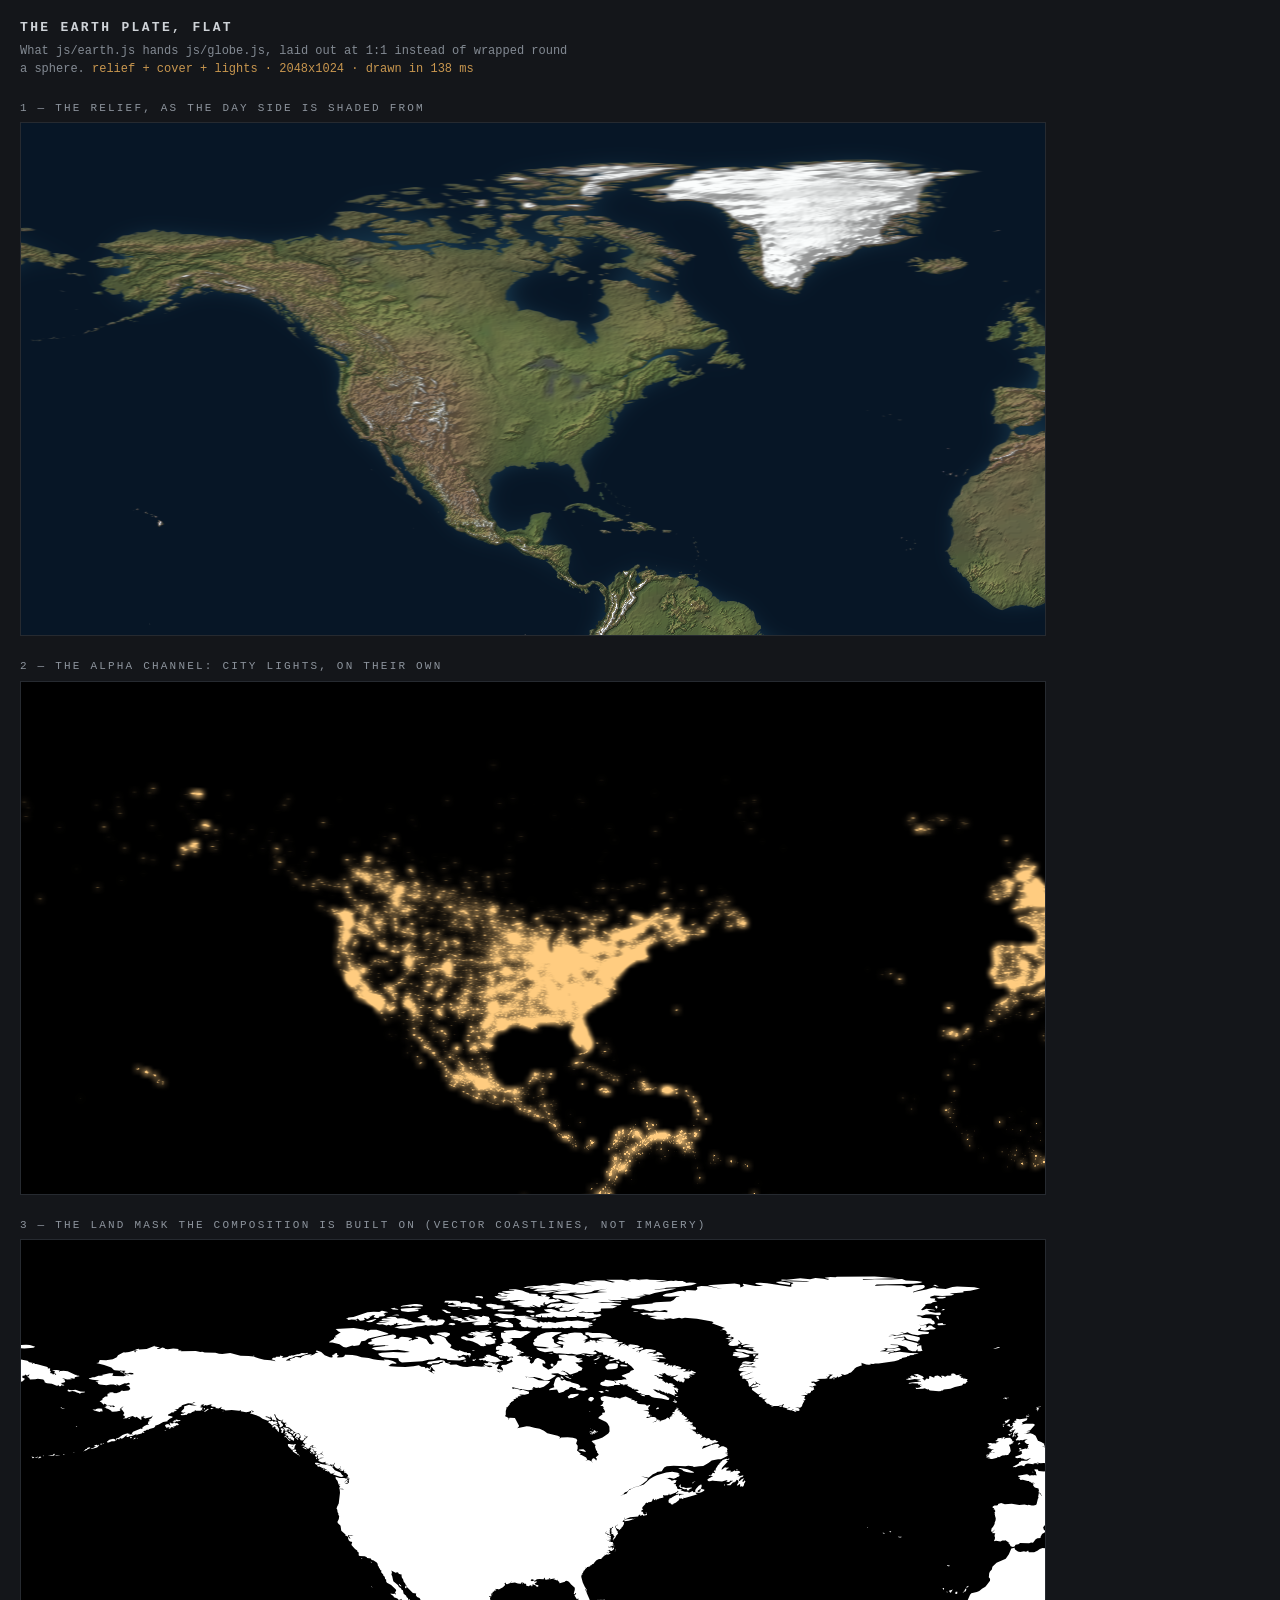
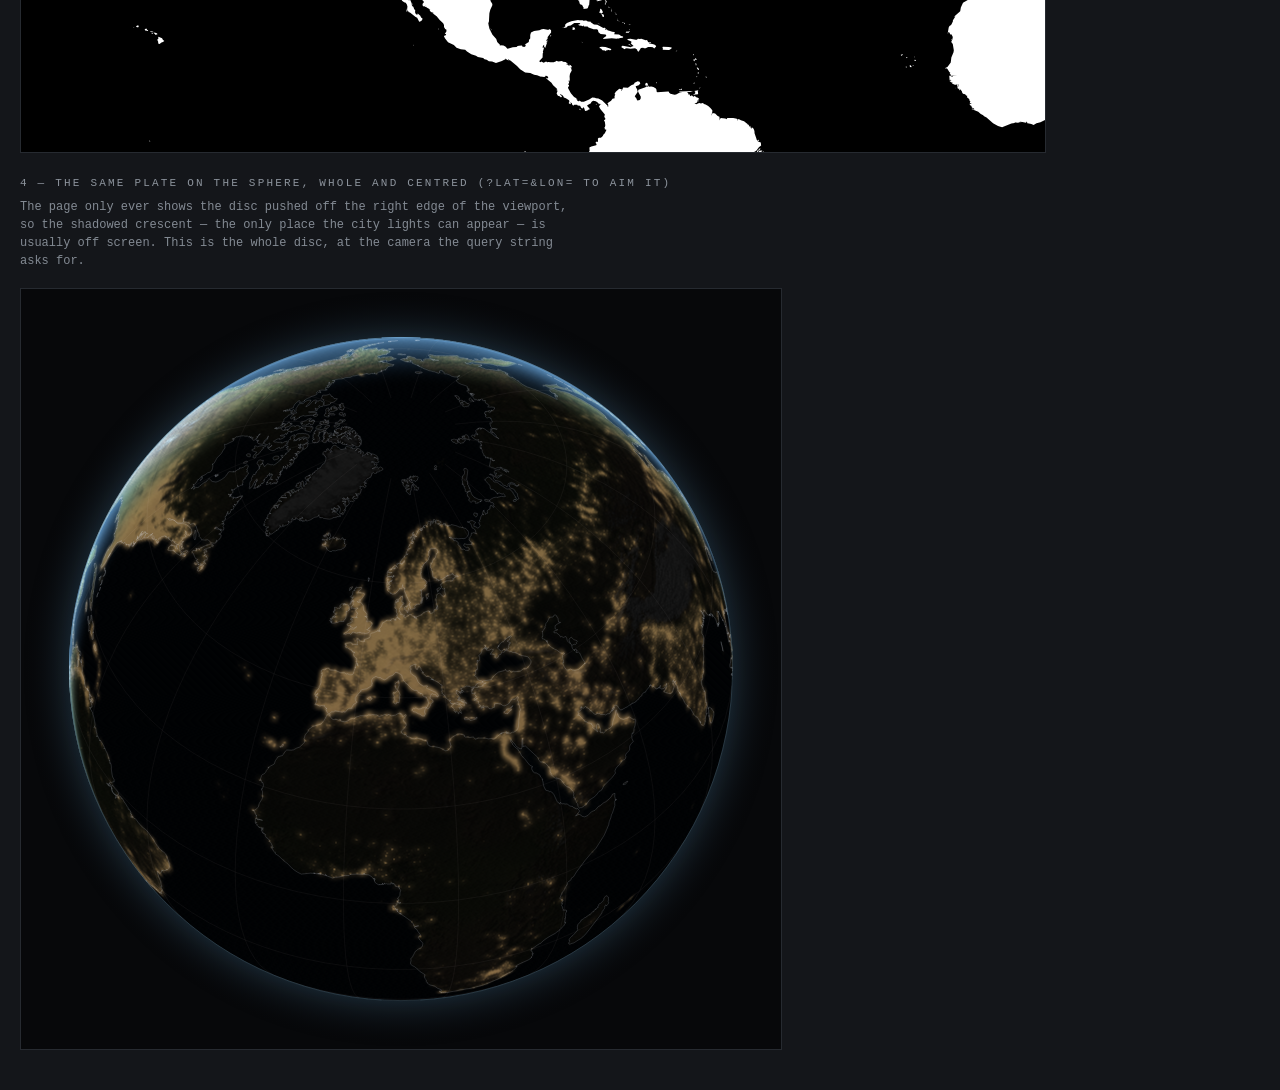
<file: trace/plate.html>
<!DOCTYPE html>
<html lang="en">
<head>
<meta charset="utf-8">
<title>Field Atlas 2.0 — the Earth plate, flat</title>
<!--
  A dev tool, not part of the site. http://localhost:8766/trace/plate.html

  js/earth.js composes the globe's surface once at boot and hands js/globe.js a
  1024x512 buffer; from then on the only way to see it is wrapped round a sphere,
  a fifth of it at a time, under a Lambert term and behind a scrim. That is a
  terrible way to judge a colour ramp, and an impossible way to find an artefact —
  a seam at the antimeridian, a hole where a coastline ring did not close, a band
  of ocean under Antarctica — because the parts of the plate you most need to look
  at are the parts the sphere hides.

  So this lays the same buffer out flat, at 1:1, with the three stages separated:
  the finished relief, the city-light channel it carries in alpha, and the land
  mask the whole composition is built on. Nothing here is imported by index.html.
-->
<style>
  html { background: #14161a; color: #cfd3d8; }
  body { margin: 0; padding: 18px 20px 40px; font: 12px/1.5 ui-monospace, Menlo, Consolas, monospace; }
  h1 { font-size: 13px; font-weight: 600; letter-spacing: .18em; text-transform: uppercase; margin: 0 0 4px; }
  p { max-width: 78ch; color: #838a93; margin: 0 0 18px; }
  h2 { font-size: 11px; letter-spacing: .2em; text-transform: uppercase; color: #8d949d; margin: 22px 0 6px; font-weight: 500; }
  canvas { display: block; width: 100%; max-width: 1024px; height: auto; image-rendering: pixelated; border: 1px solid #262a30; }
  #stat { color: #c9974f; }
  img { position: absolute; width: 0; height: 0; opacity: 0; }
  #ball { width: 760px; height: 760px; background: #07080a; border: 1px solid #262a30; }
  #ball canvas { width: 760px; height: 760px; border: 0; image-rendering: auto; }
</style>
</head>
<body>

<img id="earth-topo" src="../assets/earth-topo-4096.jpg" alt="">
<img id="earth-plate" src="../assets/earth-blue-marble-2048.jpg" alt="">
<img id="earth-night" src="../assets/earth-night-2048.png" alt="">

<h1>The Earth plate, flat</h1>
<p>What <code>js/earth.js</code> hands <code>js/globe.js</code>, laid out at 1:1 instead of
wrapped round a sphere. <span id="stat">baking…</span></p>

<h2>1 — the relief, as the day side is shaded from</h2>
<canvas id="c-day" width="1024" height="512"></canvas>

<h2>2 — the alpha channel: city lights, on their own</h2>
<canvas id="c-night" width="1024" height="512"></canvas>

<h2>3 — the land mask the composition is built on (vector coastlines, not imagery)</h2>
<canvas id="c-mask" width="1024" height="512"></canvas>

<h2>4 — the same plate on the sphere, whole and centred (?lat=&amp;lon= to aim it)</h2>
<p>The page only ever shows the disc pushed off the right edge of the viewport, so the
shadowed crescent — the only place the city lights can appear — is usually off screen.
This is the whole disc, at the camera the query string asks for.</p>
<div id="ball"><canvas id="c-ball" width="760" height="760"></canvas></div>

<script type="module">
import { PLATE, PLATE_W, PLATE_H, loadPlate, _landMask } from '../js/earth.js';
import { createGlobe } from '../js/globe.js';

const draw = (id, fill) => {
  const g = document.getElementById(id).getContext('2d');
  const img = g.createImageData(PLATE_W, PLATE_H);
  fill(img.data);
  g.putImageData(img, 0, 0);
};

const show = () => {
  const t0 = performance.now();
  if (!PLATE.ready) {
    document.getElementById('stat').textContent = 'FAILED — ' + PLATE.detail;
    return;
  }
  const px = PLATE.px;
  draw('c-day', (d) => {
    for (let i = 0; i < d.length; i += 4) {
      d[i] = px[i]; d[i + 1] = px[i + 1]; d[i + 2] = px[i + 2]; d[i + 3] = 255;
    }
  });
  draw('c-night', (d) => {
    for (let i = 0; i < d.length; i += 4) {
      const e = px[i + 3];
      d[i] = e; d[i + 1] = e * 0.8; d[i + 2] = e * 0.5; d[i + 3] = 255;
    }
  });
  const m = _landMask();
  draw('c-mask', (d) => {
    for (let i = 0, o = 0; o < d.length; i++, o += 4) {
      const v = m[i] * 255;
      d[o] = v; d[o + 1] = v; d[o + 2] = v; d[o + 3] = 255;
    }
  });
  document.getElementById('stat').textContent =
    `${PLATE.detail} · ${PLATE_W}x${PLATE_H} · drawn in ${(performance.now() - t0) | 0} ms`;
};

PLATE.waiting.push(show);
loadPlate();
if (PLATE.ready || PLATE.failed) show();

const q = new URLSearchParams(location.search);
const globe = createGlobe(document.getElementById('c-ball'), {
  lat: Number(q.get('lat') ?? 45),
  lon: Number(q.get('lon') ?? 10),
});
globe.setMotion(false);          // one still frame, at exactly the camera asked for
globe.setDim(1);
globe.resize();
</script>
</body>
</html>
</file>
<file: assets/fonts.css>
/* GENERATED by trace/fonts.mjs — do not hand-edit. Source: fonts/*.woff2.
 *
 * Outfit, variable, 100–900. Self-hosted, and inlined as data: URIs so the one
 * stylesheet is correct served, inlined into index.html by trace/bundle.mjs, and
 * opened off file:// inside the .dc.html pair. See the header of trace/fonts.mjs.
 *
 * This file is the reason the page makes ZERO cross-origin requests. Nothing here
 * may grow a url() that points anywhere but at itself.
 */

/* latin-ext — fonts/outfit-latin-ext.woff2, 14808 bytes */
@font-face {
  font-family: 'Outfit';
  font-style: normal;
  font-weight: 100 900;
  font-display: swap;
  src: url([data-uri]) format('woff2');
  unicode-range: U+0100-02BA, U+02BD-02C5, U+02C7-02CC, U+02CE-02D7, U+02DD-02FF, U+0304, U+0308, U+0329, U+1D00-1DBF, U+1E00-1E9F, U+1EF2-1EFF, U+2020, U+20A0-20AB, U+20AD-20C0, U+2113, U+2C60-2C7F, U+A720-A7FF;
}

/* latin — fonts/outfit-latin.woff2, 32292 bytes */
@font-face {
  font-family: 'Outfit';
  font-style: normal;
  font-weight: 100 900;
  font-display: swap;
  src: url([data-uri]) format('woff2');
  unicode-range: U+0000-00FF, U+0131, U+0152-0153, U+02BB-02BC, U+02C6, U+02DA, U+02DC, U+0304, U+0308, U+0329, U+2000-206F, U+20AC, U+2122, U+2191, U+2193, U+2212, U+2215, U+FEFF, U+FFFD;
}
</file>
<file: assets/tokens.css>
/* ==== fa2-tokens.css v1 — paste as the FIRST style block =====================
 * Descends from Field Atlas 1.x fa-tokens.css. Same contract (every colour is a
 * token, JS-built DOM reads var(--…) only), different register: the 1.x palette
 * is an instrument panel, this one is a printed observatory report.
 * ========================================================================== */
:root {
  /* --- type -------------------------------------------------------------
   * ★ ONE FAMILY, THREE ROLES. Until session 4 this was a trio — Bodoni Moda
   * for display, Newsreader for body, JetBrains Mono for labels — and the
   * change of face was what separated them. It is now Outfit throughout, a
   * geometric sans in the register Theodor asked for: single-storey `a`,
   * circular `o`, ascenders above the cap line, single-storey `g`. WEIGHT and
   * TRACKING do the separating instead, which is why every rule in app.css
   * that used to lean on a face change now names a weight explicitly.
   *
   * Two consequences worth knowing before editing anything below:
   *
   *   1. `--font-mono` IS NOT MONOSPACED ANY MORE. The token and the `.mono`
   *      class keep their names — they are on ~60 elements across index.html
   *      and js/main.js — but the role they mark is "tracked-out label", not
   *      "fixed pitch". Anything that was relying on fixed pitch to hold a
   *      column still (the ticking countdown, the spec values) now needs
   *      `font-variant-numeric: tabular-nums`, which app.css puts on `.mono`,
   *      `.rail span` and `.num` so it is inherited rather than remembered.
   *   2. Outfit is one variable file over 300–800. Every weight named in
   *      app.css must sit inside that range or the browser synthesises it.
   * --------------------------------------------------------------------- */
  --font-display: 'Outfit', ui-sans-serif, system-ui, 'Segoe UI', Roboto, Arial, sans-serif;
  --font-body: 'Outfit', ui-sans-serif, system-ui, 'Segoe UI', Roboto, Arial, sans-serif;
  --font-mono: 'Outfit', ui-sans-serif, system-ui, 'Segoe UI', Roboto, Arial, sans-serif;

  /* --- night side (default) --------------------------------------------- */
  --bg: #07080a;
  --bg-deep: #050608;
  --bg-warm: #0d0906;          /* §03 runs warmer, like a plate under lamplight */
  --ink: #ece5d9;              /* paper white, never pure #fff */
  --ink-2: #9b948a;
  --ink-3: #6c675f;
  --ink-4: #46423c;

  --accent: #c9974f;           /* the amber every label and rule is set in */
  --accent-soft: rgba(201, 151, 79, .68);
  --accent-dim: rgba(201, 151, 79, .42);
  --accent-ghost: rgba(201, 151, 79, .13);

  --hairline: rgba(236, 229, 217, .12);
  --hairline-soft: rgba(236, 229, 217, .07);
  --surface: rgba(236, 229, 217, .028);
  --surface-2: rgba(236, 229, 217, .05);
  --chrome: rgba(7, 8, 10, .78);   /* the fixed bar / rail backing */

  /* discipline hues, carried over from the 1.x venue accents */
  --karting: #34e0c4;
  --cup: #ff7a66;
  --airshow: #57d6f0;

  /* --- geometry ---------------------------------------------------------- */
  --bar-h: 54px;               /* fixed top bar */
  --rail-w: 46px;              /* the two vertical rails */
  --gutter: clamp(20px, 4.5vw, 76px);
  /* 32rem, not the 34rem the serif had: Outfit carries a much larger x-height,
     so the same column ran ~8 characters longer than the measure was drawn for */
  --measure: 32rem;            /* body copy line length */
  --ease: cubic-bezier(.22, .61, .36, 1);
  --ease-out: cubic-bezier(.16, 1, .3, 1);
}

/* --- day side ------------------------------------------------------------
 * Not a naive inversion: the paper gets warmer and the amber darkens so the
 * mono labels keep their weight against it.
 * ---------------------------------------------------------------------- */
:root[data-theme='day'] {
  --bg: #e8e3d8;
  --bg-deep: #ddd7ca;
  --bg-warm: #e6ddcb;
  --ink: #16150f;
  --ink-2: #4f4a41;
  --ink-3: #6f695e;
  --ink-4: #98917f;

  --accent: #8a5f18;
  --accent-soft: rgba(138, 95, 24, .72);
  --accent-dim: rgba(138, 95, 24, .45);
  --accent-ghost: rgba(138, 95, 24, .12);

  --hairline: rgba(22, 21, 15, .18);
  --hairline-soft: rgba(22, 21, 15, .1);
  --surface: rgba(22, 21, 15, .035);
  --surface-2: rgba(22, 21, 15, .06);
  --chrome: rgba(232, 227, 216, .82);
}
</file>
<file: assets/app.css>
/* ===========================================================================
 * Field Atlas 2.0 — app.css
 * Layout, chrome, sections, motion. Colours come from tokens.css only.
 * =========================================================================== */

*, *::before, *::after { box-sizing: border-box; }
html { -webkit-text-size-adjust: 100%; scroll-behavior: smooth; overflow-x: clip; }
/* ★ THE MOTION PILL IS THE ONLY AUTHORITY, so this keys off `body.no-motion` and
   not off the media query. See the block at the end of the MOTION section.
   `:has()` because `scroll-behavior` only governs the viewport when it is set on
   the ROOT element — unlike `overflow`, it does not propagate up from <body>, so
   `body.no-motion { scroll-behavior: auto }` would silently do nothing. */
:root:has(body.no-motion) { scroll-behavior: auto; }

body {
  margin: 0;
  background: var(--bg);
  color: var(--ink);
  font-family: var(--font-body);
  /* 16.5/1.58/400, down from the serif's 17/1.62/300. Outfit's x-height is
     about 18% taller at the same em, so 17px measured visually larger than the
     serif did, and a 300 weight of a monolinear sans on a near-black ground
     goes thin and shimmery where the serif's stems held. */
  font-size: 16.5px;
  line-height: 1.58;
  font-weight: 400;
  /* ★ OUTFIT'S WORD SPACE IS NARROW — narrower than the serif's, and far
     narrower than the fixed cell JetBrains Mono gave every space. Left alone
     it read as "Ican" and "RasboMK" and "1223". A little is given back here,
     and more wherever the type is also tracked negative (the display sizes) or
     set bold and tight (the numeric value cells) — those two compound it. */
  word-spacing: .03em;
  -webkit-font-smoothing: antialiased;
  overflow-x: hidden;
  transition: background .5s var(--ease), color .5s var(--ease);
}
/* ★ THE DOCUMENT SCROLLER IS <html>, NOT <body>. `overflow:hidden` on body alone
   clips body's own overflow and does nothing to the page scroll — with the panel
   open the reader could still wheel the whole document along behind it (measured:
   1040px in four notches). Both elements have to be locked. js/panel.js sets the
   class on each; verify.mjs §9 is what caught it and what keeps it caught. */
html.is-locked, body.is-locked { overflow: hidden; }

::selection { background: var(--accent); color: var(--bg); }

/* --------------------------------------------------------------- primitives */
/* ★ `.mono` NO LONGER MEANS MONOSPACED — see the type block in tokens.css. It
   is the tracked-out label role, and since the face behind it is proportional
   now, the fixed pitch that used to hold every label column steady has to be
   asked for. `tabular-nums` here is what stops the §01 countdown ("T− 15d
   07:45:45", re-written once a second) from reflowing its own column on every
   tick — the one place the face swap could have shipped a visible twitch.
   600 rather than 500 because Outfit at 10.5px reads lighter than JetBrains
   Mono did at the same nominal weight. */
.mono {
  font-family: var(--font-mono);
  font-size: 10.5px;
  font-weight: 600;
  letter-spacing: .17em;
  text-transform: uppercase;
  font-variant-numeric: tabular-nums;
}
.mono--dim { color: var(--ink-3); }
.mono--accent { color: var(--accent); }
.rule { height: 1px; background: var(--hairline); border: 0; }
.num { font-variant-numeric: tabular-nums; font-feature-settings: 'tnum' 1; }

h1, h2, h3 { font-family: var(--font-display); font-weight: 600; margin: 0; }
p { margin: 0 0 1.1em; }
a { color: inherit; }

/* ============================================================== FIXED CHROME */

/* scroll progress — the hairline that becomes a filled amber bar */
#progress {
  position: fixed; inset: 0 auto auto 0; z-index: 90;
  width: 100%; height: 2px;
  background: var(--accent);
  transform: scaleX(0); transform-origin: 0 50%;
  will-change: transform;
}

/* the starfield + the globe both live here, behind everything */
#sky { position: fixed; inset: 0; z-index: 0; pointer-events: none; }
#sky canvas { position: absolute; inset: 0; width: 100%; height: 100%; display: block; }
/* ★ These are 88vmin × 1.14 and re-centred, NOT arbitrary. js/globe.js paints
   the atmosphere out to HALO (1.14) × the surface radius, and a canvas sized to
   the surface clips that glow square at its own edges — which is exactly what
   "the light shape around the globe is a bit squarish" was. The box is 14%
   bigger than the disc it holds so the halo has somewhere to go, and `right` is
   pulled back by the same 6vmin the box grew on that side, so the planet sits
   where it always did. Change one of these and change all three breakpoints.
   ★ THERE IS NO SECOND BOX TO KEEP IN STEP ANY MORE. #globe-hit used to share
   every one of these numbers, because it had to lie exactly over the disc to take
   the reader's pointers on its behalf. The hero is not interactive any longer —
   see the note in index.html — so this geometry is written once and has nothing
   left to drift apart from.

   ★ AND IT IS ANCHORED TO A NUMBER THAT DOES NOT MOVE, WHICH IS THE SPAWN FIX.

   Theodor: "sometimes it spawns in the middle of the screen or in the upper
   section."

   It did, and `top` was the larger of the two reasons. Under 760px this box was
   pulled to `top: 40%` — forty per cent of the VIEWPORT HEIGHT, which on a phone
   is not a constant. Hiding the URL bar takes 412x915 to 412x800, so the disc's
   centre slid 46 pixels up the screen while the reader did nothing but scroll;
   show the bar again and it slid back. Two positions, alternating, out of one
   declaration, and which one you got depended on how the page had been arrived at.

   So the box is centred at every width — `top: 50%` is a percentage of a height
   the disc is then centred in, so it is immune to that height changing — and the
   lift the phone layout genuinely wants becomes a `vmin` offset inside the
   transform. `vmin` in portrait is the WIDTH, and the width does not move when
   the URL bar does. The second reason was the scroll parallax landing a frame
   late on a restored scroll position; that is fixed in js/main.js, in the boot
   order. */
#globe-wrap {
  position: fixed;
  top: 50%; right: -25vmin;
  width: 100vmin; height: 100vmin;
  /* the per-breakpoint nudge, in vmin so it cannot move under a dynamic viewport */
  --globe-lift: 0vmin;
  transform: translateY(calc(-50% + var(--globe-lift)));
}
#globe-wrap { z-index: 1; pointer-events: none; will-change: transform, opacity; }
#globe { width: 100%; height: 100%; display: block; transition: opacity .5s var(--ease); }

/* ★ THE HERO'S PLANET IS NOT A CONTROL, AND THE MACHINERY THAT MADE IT ONE IS GONE.
 *
 * What stood here was the long account of how #globe-hit came to exist: the disc
 * had to be PAINTED under #scrim, so the page colour could be poured back over the
 * type, and HIT above `main` at z-index 3, or every press landed on the hero's
 * copy — and one element cannot be on both sides of the same layer. So a second,
 * empty, disc-clipped box sat over the hero taking pointers for it.
 *
 * Theodor: "remove the interactive thing on the main page where you load in,
 * because that's just weird."
 *
 * The whole apparatus went with it — the box, `body.globe-hot`, `globe-zoomed`,
 * `globe-turning`, the gesture hint and RESET VIEW. None of the reasoning above
 * was wrong; it was solving a problem the page no longer has. The turning and the
 * zooming live in §03's ATLAS tab now, where the stage is its own element and
 * there is no scrim to be on the wrong side of, so the canvas simply takes its own
 * pointers. verify.mjs §12a asserts none of this comes back. */
/* day side puts a bright ocean straight behind the body copy — hold it back */
:root[data-theme='day'] #globe { opacity: .34; }
/* day side puts a bright ocean straight behind the body copy — hold it back */
:root[data-theme='day'] #globe { opacity: .34; }

/* the page colour, poured back over the left two-thirds so the type always wins */
#scrim {
  position: fixed; inset: 0; z-index: 2; pointer-events: none;
  background: linear-gradient(93deg, var(--bg) 0%, var(--bg) 24%, transparent 62%);
  transition: background .5s var(--ease);
}

/* top bar */
.topbar {
  position: fixed; inset: 0 0 auto 0; z-index: 70;
  height: var(--bar-h);
  display: grid; grid-template-columns: 1fr auto 1fr; align-items: center;
  gap: 12px; padding: 0 16px;
  background: var(--chrome);
  backdrop-filter: blur(14px) saturate(120%);
  -webkit-backdrop-filter: blur(14px) saturate(120%);
  border-bottom: 1px solid var(--hairline-soft);
}
.brand { display: flex; align-items: center; gap: 10px; text-decoration: none; }
.brand svg { width: 19px; height: 19px; flex: none; color: var(--accent); }
.brand span { font-family: var(--font-mono); font-size: 11.5px; font-weight: 700; letter-spacing: .3em; white-space: nowrap; }

.chapter { position: relative; display: flex; align-items: center; gap: 14px; color: var(--ink-2); white-space: nowrap; }
.chapter i { display: block; width: 26px; height: 1px; background: var(--hairline); font-style: normal; }
.chapter b { font-weight: 500; color: var(--accent); }
#chapter-label { transition: opacity .3s var(--ease); }
/* The title is its own span so the ≤460px block can drop it and leave the number.
   That span replaced a literal space in `<b>00</b> / OVERTURE`, so the gap has to
   come back as a margin — without it the readout set as `00/ OVERTURE`. */
#chapter-label .t { margin-left: .5em; }

/* ★ THE READOUT BECAME A CONTROL — see the note beside it in index.html. It has
   to keep looking like the label it was, because it is still doing that job: the
   only additions are a chevron and something to hover. */
.chapter-jump {
  display: inline-flex; align-items: center; gap: 8px;
  margin: 0; padding: 5px 2px; border: 0; background: none;
  font: inherit; letter-spacing: inherit; color: inherit;
  cursor: pointer; transition: color .25s;
}
.chapter-jump:hover, .chapter-jump[aria-expanded='true'] { color: var(--ink); }
.chapter-jump svg {
  width: 10px; height: 10px; flex: none; opacity: .6;
  transition: transform .25s var(--ease), opacity .25s;
}
.chapter-jump[aria-expanded='true'] svg { transform: rotate(180deg); opacity: 1; }

.chapter-menu {
  position: absolute; top: calc(100% + 9px); left: 50%;
  /* 288px is measured, not chosen: §03 ANATOMY OF A CIRCUIT is the longest title
     in the document and at 244px it ellipsised to "ANATOMY OF A CIRCU…". A menu
     that truncates the one entry whose name is doing the most work is worse than
     a menu 44px wider. `.t` keeps its ellipsis for whatever §06 turns out to be. */
  min-width: 288px; padding: 5px; z-index: 5;
  background: var(--chrome);
  backdrop-filter: blur(16px) saturate(120%);
  -webkit-backdrop-filter: blur(16px) saturate(120%);
  border: 1px solid var(--hairline);
  box-shadow: 0 18px 44px rgba(0, 0, 0, .42);
  transform: translateX(-50%) translateY(-6px); opacity: 0;
  transition: opacity .18s var(--ease), transform .18s var(--ease);
}
.chapter-menu[hidden] { display: none; }
.chapter-menu.is-open { transform: translateX(-50%) translateY(0); opacity: 1; }
.chapter-menu button {
  display: grid; grid-template-columns: 26px minmax(0, 1fr) auto; align-items: baseline;
  gap: 12px; width: 100%; margin: 0; padding: 9px 11px;
  border: 0; background: none; cursor: pointer; text-align: left;
  font: inherit; letter-spacing: inherit; color: var(--ink-2);
  transition: background .18s, color .18s;
}
.chapter-menu button:hover, .chapter-menu button:focus-visible { background: var(--surface-2); color: var(--ink); }
.chapter-menu button .n { color: var(--accent); font-weight: 500; }
.chapter-menu button .t { overflow: hidden; text-overflow: ellipsis; }
/* the dot marks where the reader already is — the same amber the readout uses */
.chapter-menu button .at {
  width: 5px; height: 5px; border-radius: 50%; background: var(--accent);
  box-shadow: 0 0 7px var(--accent-soft); opacity: 0; align-self: center;
}
.chapter-menu button[aria-current='true'] { color: var(--ink); }
.chapter-menu button[aria-current='true'] .at { opacity: 1; }
body.no-motion .chapter-menu { transition: none; }

.pills { display: flex; gap: 8px; justify-content: flex-end; }
.pill {
  display: inline-flex; align-items: center; gap: 7px;
  padding: 7px 14px; border-radius: 999px;
  border: 1px solid var(--hairline); background: transparent; color: var(--ink-2);
  font-family: var(--font-mono); font-size: 9.5px; font-weight: 600;
  letter-spacing: .16em; text-transform: uppercase; cursor: pointer;
  transition: border-color .25s, color .25s, background .25s;
}
.pill:hover { border-color: var(--accent-dim); color: var(--ink); }
.pill::before {
  content: ''; width: 5px; height: 5px; border-radius: 50%;
  background: var(--accent); box-shadow: 0 0 7px var(--accent-soft);
  transition: background .25s, box-shadow .25s;
}
.pill[aria-pressed='false']::before { background: var(--ink-4); box-shadow: none; }

/* ★ ONE COLD VISIT'S WORTH OF "THIS IS A SWITCH, AND IT IS ON".
 *
 * Motion now boots on even for a reader whose OS asked for less of it — see the
 * note over the pill in js/main.js. That override is defensible only if it is
 * VISIBLE, so on the one load where 2.0 overrules the system preference the pill
 * carries the accent until it is touched. It is not an alert and it does not
 * queue behind anything; it is the control drawing attention to itself once.
 * Cleared on the first click, whichever way that click goes. */
.pill--flag {
  position: relative;
  border-color: var(--accent-dim); color: var(--ink);
  box-shadow: 0 0 0 3px var(--accent-soft);
}

/* KIT is navigation, not a toggle: no state dot, and it keeps its label at every
   width because it is the only way to the kit from anywhere but the page foot. */
.pill--go { color: var(--ink); border-color: var(--hairline); gap: 6px; }
.pill--go::before { display: none; }
.pill--go:hover { border-color: var(--accent); color: var(--accent-text); }
.pill--go svg { width: 12px; height: 12px; flex: none; }

/* the two vertical rails */
.rail {
  position: fixed; top: var(--bar-h); bottom: 0; z-index: 60;
  width: var(--rail-w);
  display: flex; align-items: center; justify-content: center;
  pointer-events: none;
}
.rail--l { left: 0; border-right: 1px solid var(--hairline-soft); }
.rail--r { right: 0; border-left: 1px solid var(--hairline-soft); }
/* the right rail carries the live UTC clock and the countdown, so it needs the
   same tabular figures `.mono` gets — it sets the face itself, not that class */
.rail span {
  font-family: var(--font-mono); font-size: 9px; font-weight: 600;
  letter-spacing: .34em; text-transform: uppercase; color: var(--ink-4);
  white-space: nowrap; font-variant-numeric: tabular-nums;
}
.rail--l span { writing-mode: vertical-rl; transform: rotate(180deg); }
.rail--r span { writing-mode: vertical-rl; }

/* ★ The drifting reticle used to live here — a 34px crosshair that eased toward a
   per-chapter sightline and wobbled on two sine waves so it never settled.
   Removed at Theodor's request: it read as a cursor the reader did not control.
   See the note at the top of js/scroll.js; nothing references #reticle now. */

/* The three Earth sources are decoded by js/earth.js, never laid out. Kept in the
   document rather than built with `new Image()` so the browser fetches them with
   the rest of the page, and so trace/bundle.py has a src= to rewrite into a data:
   URI for each. See the note beside the tags in index.html. */
#earth-plate, #earth-topo, #earth-night {
  position: absolute; width: 0; height: 0; opacity: 0; pointer-events: none;
}

/* ================================================================== LAYOUT */
main { position: relative; z-index: 3; padding: 0 var(--rail-w); }
/* width:100% matters — #overture is a flex container, and without it .wrap
   shrink-to-fits its widest line and drifts right of the plate. */
.wrap { width: 100%; max-width: 1320px; margin: 0 auto; padding: 0 var(--gutter); }

section { position: relative; }

/* the numbered section header: "01  MANDATE" ——— "SUBTITLE" + hairline */
.chapter-head { padding-top: clamp(70px, 11vh, 130px); }
.chapter-head .row {
  display: flex; align-items: baseline; justify-content: space-between;
  gap: 24px; flex-wrap: wrap; padding-bottom: 13px;
}
.chapter-head .n { color: var(--accent); margin-right: 16px; }
.chapter-head .t { color: var(--ink); }
.chapter-head .sub { color: var(--ink-3); text-align: right; }
.chapter-head hr {
  height: 1px; border: 0; background: var(--hairline); margin: 0;
  transform: scaleX(0); transform-origin: 0 50%;
  transition: transform 1.1s var(--ease-out);
}
.is-in .chapter-head hr, .chapter-head.is-in hr { transform: scaleX(1); }

/* ==================================================================== HERO */
#overture { min-height: 100svh; display: flex; align-items: center; padding: calc(var(--bar-h) + 3vh) 0 7vh; }
#hero { will-change: transform, opacity, filter; }

.kicker { display: flex; align-items: center; gap: 20px; margin-bottom: clamp(18px, 3.4vh, 40px); }
.kicker .line { flex: 1 1 auto; height: 1px; background: var(--hairline); min-width: 30px; }
.kicker .r { color: var(--ink-3); white-space: nowrap; }
.kicker .l { color: var(--accent); white-space: nowrap; }

/* Two lines. "FIELD ATLAS" is eleven characters — set on one line it either
   shrinks to nothing or runs off the plate, so it stacks and gets bigger. */
/* ★ THE TRACKING SIGN FLIPS WITH THE FACE. Bodoni wanted +.012em at 158px to
   keep its hairline serifs from touching; a geometric sans at that size wants
   the opposite — set positive it reads as five separate letters rather than a
   word. Every display size on the page follows the same rule: negative here,
   in .mandate-h, .entry-name and .p-title, neutral-to-positive only where the
   type is small and set in caps. */
.hero-title {
  position: relative; display: inline-block;
  font-weight: 700;
  font-size: clamp(52px, min(10.6vw, 15.4vh), 158px);
  line-height: .86; letter-spacing: -.028em;
  margin: 0 0 clamp(20px, 3.6vh, 44px);
}
.hero-title .ch { display: inline-block; }
.hero-title .sp { display: inline-block; width: .28em; }
.hero-mark {
  position: absolute; top: .38em; left: calc(100% + 38px);
  width: 40px; height: 40px; color: var(--ink-3);
}
.hero-mark svg { width: 100%; height: 100%; }

.lede {
  font-family: var(--font-display); font-weight: 400;
  font-size: clamp(21px, 2.7vw, 36px); line-height: 1.22;
  letter-spacing: -.014em; word-spacing: .06em;
  max-width: 21ch; margin: 0 0 clamp(14px, 2.4vh, 30px);
}
.hero-body { max-width: 29rem; color: var(--ink-2); font-size: 16px; }

/* the readout strip: LABEL ······ VALUE, one hairline under each cell */
.readouts { display: flex; flex-wrap: wrap; gap: 24px; margin-top: clamp(20px, 3.6vh, 48px); }
.readout { min-width: 178px; flex: 0 1 auto; }
.readout .r {
  display: flex; align-items: baseline; gap: 10px; padding-bottom: 8px;
}
.readout .k { color: var(--ink-3); white-space: nowrap; }
.readout .dots { flex: 1 1 auto; height: 1px; min-width: 14px; border-bottom: 1px dotted var(--hairline); }
.readout .v { font-family: var(--font-mono); font-size: 13.5px; font-weight: 700; letter-spacing: .015em;
              word-spacing: .13em; white-space: nowrap; font-variant-numeric: tabular-nums; }
.readout .v small { font-size: 9.5px; font-weight: 600; color: var(--ink-3); letter-spacing: .14em; margin-left: 4px; }
.readout hr { height: 1px; border: 0; background: var(--accent-dim); }

.descend { display: flex; align-items: center; gap: 14px; margin-top: clamp(28px, 5.5vh, 84px); color: var(--ink-4); }
.descend .line { width: 46px; height: 1px; background: var(--hairline); }
.descend span { animation: breathe 3.4s ease-in-out infinite; }
@keyframes breathe { 0%, 100% { opacity: .45; } 50% { opacity: 1; } }

/* ================================================================ §01 MANDATE */
/* ------------------------------------------------- §01 the roster of dates
   One row per booking, set as a ledger: fixed columns, hairline between, the
   whole row a target. Replaces the essay that used to open this chapter. */
.roster { padding: clamp(30px, 5vh, 56px) 0 clamp(52px, 10vh, 120px); }
.ro-row {
  display: grid; align-items: baseline;
  /* the last column holds "T− 15d 07:45:45" — 15 characters at .17em of
     tracking, which needed ~150px in JetBrains Mono. At 96px it wrapped onto a
     second line and pushed every future date's row taller than the completed
     ones. Outfit sets the same string ~30px narrower, so 152px keeps its
     margin; the column stays fixed because .mono now carries tabular figures
     and the string is re-written every second. */
  grid-template-columns: 58px 8px minmax(0, 1fr) 116px 80px 108px 152px;
  gap: 14px; padding: 15px 4px 13px;
  border-bottom: 1px solid var(--hairline-soft);
  color: var(--ink-2); text-decoration: none;
  transition: background .25s var(--ease), color .25s var(--ease);
}
.ro-row:first-child { border-top: 1px solid var(--hairline); }
.ro-row:hover { background: var(--surface); color: var(--ink); }
.ro-row:focus-visible { outline: 1px solid var(--accent); outline-offset: -1px; }
.ro-no { color: var(--ink-4); }
.ro-dot {
  width: 7px; height: 7px; border-radius: 50%; align-self: center;
  background: var(--k); box-shadow: 0 0 9px var(--k);
}
.ro-main { min-width: 0; }
.ro-main b {
  display: block; font-family: var(--font-display); font-weight: 600;
  font-size: clamp(19px, 2.1vw, 27px); line-height: 1.14; color: var(--ink);
  text-transform: uppercase; letter-spacing: -.002em;
}
.ro-main i {
  display: block; font-style: normal; font-family: var(--font-mono);
  font-size: 9.5px; font-weight: 500; letter-spacing: .15em; text-transform: uppercase;
  color: var(--ink-4); margin-top: 5px;
}
.ro-disc { color: var(--ink-3); }
.ro-len, .ro-date { color: var(--ink-2); text-align: right; }
.ro-cd { color: var(--ink-2); text-align: right; white-space: nowrap; }

@media (max-width: 1080px) {
  .ro-row { grid-template-columns: 52px 8px minmax(0, 1fr) 104px 108px; }
  .ro-len, .ro-disc { display: none; }
}
@media (max-width: 620px) {
  .ro-row { grid-template-columns: 8px minmax(0, 1fr) auto; gap: 12px; }
  .ro-no, .ro-len, .ro-disc, .ro-date { display: none; }
}

.mandate-grid {
  display: grid; grid-template-columns: minmax(0, 1.35fr) minmax(0, 1fr);
  gap: clamp(34px, 6vw, 92px);
  padding: clamp(52px, 9vh, 104px) 0 clamp(60px, 12vh, 140px);
}
.mandate-h {
  font-size: clamp(38px, 6vw, 88px); line-height: 1.06;
  letter-spacing: -.03em; word-spacing: .07em;
  margin: 0 0 clamp(28px, 5vh, 54px); max-width: 14ch;
}
.mandate-body { max-width: var(--measure); color: var(--ink-2); }
/* Re-fitted to the sans by measurement, not by eye: Outfit's cap is taller and
   wider at the same em than Bodoni's, so the size and the side bearing both come
   down to keep the float about two lines deep. NOTE — nothing renders this block
   at present. §01 is the roster of dates; the essay, its heading and its notes
   were replaced in an earlier session and `.mandate-*` and `.note` have had no
   markup since. Kept in step with the rest of the type so the day it comes back
   it does not come back set in a face that no longer exists. */
.mandate-body > p:first-of-type::first-letter {
  float: left; font-family: var(--font-display); font-size: 3.62em; line-height: .8;
  padding: .05em .085em 0 0; color: var(--ink); font-weight: 500;
}
.note { border-top: 1px solid var(--hairline); padding-top: 14px; margin-bottom: 30px; }
.note h3 { font-family: var(--font-mono); font-size: 10.5px; font-weight: 700; letter-spacing: .19em;
           text-transform: uppercase; color: var(--accent); margin: 0 0 10px; }
.note p { color: var(--ink-2); font-size: 15.5px; margin: 0; }

/* ================================================================ §02 SEASON */
/* sticky venue chip nav */
.chips {
  position: sticky; top: var(--bar-h); z-index: 40;
  display: flex; align-items: center; gap: 8px;
  padding: 11px 0; overflow-x: auto; scrollbar-width: none;
  background: linear-gradient(var(--bg) 62%, transparent);
  -webkit-overflow-scrolling: touch;
}
.chips::-webkit-scrollbar { display: none; }
.chips .spacer { flex: 1 1 auto; min-width: 8px; }
.chip {
  flex: none; display: inline-flex; align-items: center; gap: 7px;
  padding: 5px 3px; border: 0; background: none; cursor: pointer;
  font-family: var(--font-mono); font-size: 9.5px; font-weight: 600;
  letter-spacing: .15em; text-transform: uppercase; color: var(--ink-4);
  transition: color .3s var(--ease);
  white-space: nowrap;
}
.chip::before {
  content: ''; width: 4px; height: 4px; border-radius: 50%;
  background: currentColor; opacity: .55; transition: opacity .3s, box-shadow .3s;
}
.chip:hover { color: var(--ink-2); }
.chip[aria-current='true'] { color: var(--accent); }
.chip[aria-current='true']::before { opacity: 1; box-shadow: 0 0 8px var(--accent-soft); }
.chips .count { flex: none; color: var(--ink-4); font-family: var(--font-mono);
                font-size: 9.5px; font-weight: 600; letter-spacing: .15em;
                font-variant-numeric: tabular-nums; }

/* one event entry */
.entry {
  display: grid; grid-template-columns: minmax(0, 1.25fr) minmax(0, .95fr);
  gap: clamp(30px, 5vw, 76px);
  padding: clamp(56px, 11vh, 128px) 0;
  border-top: 1px solid var(--hairline-soft);
}
.entry:first-of-type { border-top: 0; }
.entry-id { color: var(--ink-3); margin-bottom: 14px; display: flex; gap: 12px; align-items: center; }
.entry-id .dot { width: 6px; height: 6px; border-radius: 50%; background: var(--k); box-shadow: 0 0 9px var(--k); }
.entry-name {
  /* .94 clips the ring on Å / the umlaut on Ö — half the venue names carry one.
     Measured at 1440px: Bodoni put GELLERÅSEN's ink ascent at 103px against a
     102.8px line box — flush against the clip, no margin at all. Outfit's Å
     rides lower (93px), and 1.06 puts 13.8px of headroom under it. That is the
     reason for the number; do not take it back below 1.02. */
  font-weight: 700;
  font-size: clamp(40px, 7vw, 104px); line-height: 1.06;
  letter-spacing: -.022em; word-spacing: .06em;
  margin: 0 0 6px; padding-top: .06em; text-transform: uppercase;
}
.entry-where { color: var(--ink-3); margin-bottom: clamp(18px, 3vh, 30px); }
.entry-desc { max-width: var(--measure); color: var(--ink-2); }

.forecast {
  border-left: 2px solid var(--k, var(--accent));
  padding: 3px 0 3px 18px; margin-top: clamp(22px, 4vh, 38px); max-width: var(--measure);
}
.forecast .lab { color: var(--accent); margin-bottom: 9px; }
.forecast p { font-family: var(--font-display); font-weight: 400; font-size: 17.5px;
              line-height: 1.5; letter-spacing: -.006em; word-spacing: .04em; color: var(--ink); margin: 0; }

/* the spec table — LABEL ······ VALUE, hairline under each row */
.spec { margin: 0; }
.spec .row {
  display: flex; align-items: baseline; gap: 10px;
  padding: 11px 0 9px; border-bottom: 1px solid var(--hairline-soft);
}
.spec .row:first-child { border-top: 1px solid var(--hairline); }
.spec .k { color: var(--ink-3); white-space: nowrap; }
.spec .dots { flex: 1 1 auto; min-width: 12px; height: 1px; border-bottom: 1px dotted var(--hairline-soft); }
.spec .v { font-family: var(--font-mono); font-size: 13px; font-weight: 700; letter-spacing: .01em;
           word-spacing: .13em; white-space: nowrap; text-align: right;
           font-variant-numeric: tabular-nums; }
.spec .v u { text-decoration: none; font-size: 9px; font-weight: 600; color: var(--ink-3);
             letter-spacing: .12em; margin-left: 5px; }
.spec .v.est { color: var(--ink-2); }

/* the bars */
.bars { margin-top: clamp(24px, 4vh, 40px); }
.bar { display: grid; grid-template-columns: 92px 1fr auto; align-items: center; gap: 12px; margin-bottom: 11px; }
.bar .k { color: var(--ink-3); font-size: 9.5px; letter-spacing: .13em; }
.bar .v u { text-decoration: none; font-size: 8.5px; font-weight: 600; color: var(--ink-4);
            letter-spacing: .1em; margin-left: 4px; }
.bar .track { position: relative; height: 3px; background: var(--surface-2); overflow: hidden; }
.bar .fill {
  position: absolute; inset: 0 auto 0 0; width: var(--w, 0%);
  background: var(--k2, var(--accent));
  transform: scaleX(0); transform-origin: 0 50%;
  transition: transform 1.15s var(--ease-out) var(--d, 0s);
}
.is-in .bar .fill { transform: scaleX(1); }
.bar .v { font-family: var(--font-mono); font-size: 11.5px; font-weight: 700; text-align: right;
          word-spacing: .13em; white-space: nowrap; font-variant-numeric: tabular-nums; }
/* ★ `c/km` became `corners/km` — see bars() in js/main.js — and the value column
   is `auto`, so the ~60px it gained comes straight out of the track beside it.
   At 92px of fixed label that left the bar itself about 80px on a 360px phone,
   which is a rule rather than a measure. The label column is the one thing here
   that was never measuring anything, so it is what gives: 92px is generous for
   DURATION and STRAIGHT even at the tighter tracking below. */
@media (max-width: 700px) {
  .bar { grid-template-columns: 70px 1fr auto; gap: 10px; }
  .bar .k { font-size: 9px; letter-spacing: .08em; }
  .bar .v u { letter-spacing: .04em; }
}

/* the little traced-circuit thumbnail beside the specs */
.thumb { margin-bottom: 22px; }
.thumb svg { width: 100%; height: auto; display: block; overflow: visible; }
.thumb .cap { display: flex; justify-content: space-between; gap: 12px; margin-top: 8px; color: var(--ink-4); }
.thumb path.line {
  fill: none; stroke: var(--k, var(--accent)); stroke-width: 5;
  stroke-linecap: round; stroke-linejoin: round;
  stroke-dasharray: var(--len); stroke-dashoffset: var(--len);
  transition: stroke-dashoffset 2.1s var(--ease-out) .15s;
}
.is-in .thumb path.line { stroke-dashoffset: 0; }
/* no `path.glow` here either — the accent fill inside the lap is gone from the
   thumbnails for the same reason it is gone from .p-shape. See that block. */

/* ============================================================== §03 ANATOMY */
#anatomy { background: linear-gradient(var(--bg) 0%, var(--bg-warm) 22%, var(--bg-warm) 78%, var(--bg) 100%); }
.figure {
  position: relative; margin: clamp(34px, 6vh, 62px) 0 clamp(50px, 9vh, 110px);
  border: 1px solid var(--hairline);
  background: rgba(0, 0, 0, .22);
}
:root[data-theme='day'] .figure { background: rgba(255, 255, 255, .3); }
.figure .bracket { position: absolute; width: 17px; height: 17px; border: 1px solid var(--accent); }
.figure .bracket.tl { top: -1px; left: -1px; border-width: 1px 0 0 1px; }
.figure .bracket.tr { top: -1px; right: -1px; border-width: 1px 1px 0 0; }
.figure .bracket.bl { bottom: -1px; left: -1px; border-width: 0 0 1px 1px; }
.figure .bracket.br { bottom: -1px; right: -1px; border-width: 0 1px 1px 0; }
.figure .cap {
  position: absolute; top: 14px; left: 18px; right: 18px; z-index: 3;
  display: flex; justify-content: space-between; gap: 16px; flex-wrap: wrap;
  pointer-events: none;
}
.figure .cap .l { color: var(--accent); }
.figure .cap .r { color: var(--ink-3); }
/* ★ §03's FIGURE IS THE PANEL'S 3D STAGE, WITH A CANVAS FOR ITS GROUND.
 *
 * Theodor: "have the 3D track map, but with the racing line in that area — so you
 * can interact with it and stuff, and you also see the racing line on the track
 * itself."
 *
 * So it reuses .p3d wholesale: the same perspective box, the same preserve-3d
 * plane, the same posts, the same drag/pinch/arrow handlers out of js/layout3d.js.
 * The only thing that differs is what lies on the plane — an SVG in the panel, a
 * live canvas here, because the flow is 900 particles pacing themselves off the
 * speed profile and nothing static can carry that. Everything below is the delta
 * from .p3d, and there is deliberately not much of it. */

/* the stage's height is written by renderFigure() off the circuit's own shape —
   see poseFit() in js/layout3d.js for the derivation and for why a fixed height
   is what left three quarters of the old box empty */
.p3d--fig .p3d-stage {
  height: var(--fig-h, clamp(320px, 46vh, 520px));
  border: 0;                        /* .figure already draws the frame */
  background: none;                 /* and its own inset */
  margin-top: 44px;                 /* clear the caption */
}
/* ★ pan-y, NOT none — and this is the one place the panel's rule would be wrong.
   .p3d-stage sets `touch-action: none` because a drag inside an overlay the reader
   opened on purpose should own the gesture outright. This stage is a block in the
   middle of a scrolling page and as tall as the phone, so `none` would make it a
   dead zone the reader cannot scroll past — a trap, not a control. `pan-y` hands
   vertical drags back to the page and keeps horizontal ones and pinches, which is
   the orbit and the zoom; tilt stays on the arrow keys and on a mouse, where
   touch-action does not apply at all. */
.p3d--fig .p3d-stage { touch-action: pan-y; }
/* ★ The width is WRITTEN by layoutFigure() in js/main.js, in px, and the value
   here is only what stands until it runs — see the note there for why a portrait
   lap cannot be left to a percentage. `max-height: none` for the same reason: the
   stage is sized to the pose now, so the plane must not be second-guessed by a
   bound derived from a height that was derived from it. 92% / 940px is also the
   figure layoutFigure() reads back, so change both or neither. */
.p3d--fig .p3d-plane {
  width: var(--fig-pw, min(92%, 940px));
  max-height: none;
}
/* the canvas IS the plane — same box, no letterbox, so a corner's position as a
   fraction of the canvas is its position as a fraction of the plane */
.p3d--fig .p3d-plane > canvas {
  position: absolute; inset: 0; width: 100%; height: 100%; display: block;
}
.p3d--fig .p3d-bar { padding: 0 16px 14px; }

.circuit-pick { display: flex; flex-wrap: wrap; gap: 6px; margin-bottom: clamp(18px, 3vh, 30px); }
.circuit-pick button {
  padding: 7px 13px; border: 1px solid var(--hairline); background: transparent;
  color: var(--ink-3); cursor: pointer;
  font-family: var(--font-mono); font-size: 9.5px; font-weight: 600;
  letter-spacing: .14em; text-transform: uppercase;
  transition: border-color .25s, color .25s, background .25s;
}
.circuit-pick button:hover { color: var(--ink); border-color: var(--accent-dim); }
.circuit-pick button[aria-pressed='true'] {
  color: var(--bg); background: var(--accent); border-color: var(--accent);
}
.figure-legend { display: flex; flex-wrap: wrap; gap: 10px 26px; color: var(--ink-3); margin-top: -22px; margin-bottom: 20px; }
.figure-legend b { color: var(--ink); font-weight: 700; font-family: var(--font-mono); }

/* ============================================ §03 · THE TWO INSTRUMENTS
 * ★ A TAB STRIP, NOT A SECOND CHAPTER.
 *
 * Theodor, on where the interactive globe should go: "I think in the same section
 * as the anatomy, but just a different tab in the same area."
 *
 * It reuses .circuit-pick's language on purpose — the same rectangular mono
 * buttons, the same accent fill for the one that is on — because §03 already asks
 * the reader to choose between things twice (which circuit, and now which view of
 * it) and inventing a second visual grammar for the second question would read as
 * two unrelated controls rather than one habit.
 *
 * The panes are `hidden`, not merely transparent: the atlas holds a live canvas
 * and the racing line holds another, and whichever is not on screen must be out of
 * the layout AND paused — see applyGates() in js/main.js. Half a fix would leave
 * two full-resolution rasters sharing one frame budget for the life of the page. */
.fig-tabs {
  display: flex; gap: 6px;
  margin: clamp(30px, 5vh, 54px) 0 0;
}
.fig-tab {
  padding: 9px 16px; border: 1px solid var(--hairline); background: transparent;
  color: var(--ink-3); cursor: pointer;
  font-family: var(--font-mono); font-size: 9.5px; font-weight: 600;
  letter-spacing: .16em; text-transform: uppercase;
  transition: border-color .25s, color .25s, background .25s;
}
.fig-tab:hover { color: var(--ink); border-color: var(--accent-dim); }
.fig-tab[aria-selected='true'] {
  color: var(--bg); background: var(--accent); border-color: var(--accent);
}
.fig-tab:focus-visible { outline: 1px solid var(--accent); outline-offset: 2px; }
/* the framed figure sits directly under the strip it belongs to. The panel is a
   plain box around the whole instrument — the frame AND, for the racing line, the
   legend and the circuit picker below it — so the margin belongs to the .figure
   inside it rather than to the panel. */
.fig-tabs + [role='tabpanel'] .figure { margin-top: 0; }
[role='tabpanel'][hidden] { display: none; }

/* screen-reader-only, for the search field's label */
.vh {
  position: absolute; width: 1px; height: 1px; margin: -1px;
  padding: 0; border: 0; overflow: hidden; white-space: nowrap;
  clip-path: inset(50%);
}

/* ================================================================ THE ATLAS
 * The stage and the list, side by side on a page wide enough to hold both and
 * stacked below that. The stage is the tall one, so it is the one that gets a
 * viewport-relative height and the list scrolls beside it rather than the two
 * fighting over the same column. */
.atlas {
  display: grid; grid-template-columns: minmax(0, 1fr) 232px; gap: 0;
  margin-top: 44px;                          /* clear the figure's caption */
  /* ★ THE HEIGHT IS DECLARED ONCE, HERE, AND BOTH COLUMNS TAKE IT.
     A grid row is as tall as its tallest cell, so with the height on the stage
     alone a list of 23 circuits made the row 1 400px and left a thousand pixels
     of nothing under the globe. Bound to the same custom property, the list
     scrolls inside the stage's height instead of setting it. */
  --atlas-h: clamp(340px, 58vh, 620px);
}
.atlas-stage {
  position: relative;
  height: var(--atlas-h);
  /* ★ pan-y, NOT none, and for exactly the reason §03's other stage gives: this
     is a block in a scrolling page and as tall as a phone, so a stage that owned
     the gesture outright would be a place the page stops scrolling. Vertical drags
     go back to the document; the horizontal drag, the pinch and the tap are ours.
     A plain wheel scrolls the page too — see the handler in js/main.js. */
  touch-action: pan-y;
  cursor: grab;
  outline: none;
}
.atlas-stage.is-grabbing { cursor: grabbing; }
.atlas-stage.is-over-pin { cursor: pointer; }
.atlas-stage:focus-visible { outline: 1px solid var(--accent); outline-offset: -1px; }
.atlas-stage > canvas { position: absolute; inset: 0; width: 100%; height: 100%; display: block; }

.atlas-bar {
  position: absolute; left: 0; right: 0; bottom: 0; z-index: 2;
  display: flex; align-items: center; gap: 12px; flex-wrap: wrap;
  padding: 12px 16px;
  pointer-events: none;                      /* the canvas keeps the empty space */
}
.atlas-bar > * { pointer-events: auto; }
.atlas-modes { display: flex; }
.atlas-modes button {
  padding: 6px 13px; border: 1px solid var(--hairline); background: var(--chrome);
  backdrop-filter: blur(10px); -webkit-backdrop-filter: blur(10px);
  color: var(--ink-3); cursor: pointer;
  font-family: var(--font-mono); font-size: 8.5px; font-weight: 600;
  letter-spacing: .16em; text-transform: uppercase;
  transition: border-color .25s, color .25s, background .25s;
}
.atlas-modes button + button { margin-left: -1px; }
.atlas-modes button:hover { color: var(--ink); border-color: var(--accent-dim); }
.atlas-modes button[aria-pressed='true'] {
  color: var(--bg); background: var(--accent); border-color: var(--accent);
}
/* ★ IT RETIRES THE MOMENT IT HAS BEEN TAKEN, which is the same bargain the hero's
   gesture hint used to strike. A canvas cannot advertise itself, so the line has to
   be there for a reader who has not realised the picture is a control — and once
   they have turned it, it is a caption over the one thing they came to look at,
   held at 8.5px over a lit continent where it is barely legible anyway. */
.atlas-hint {
  font-size: 8.5px; letter-spacing: .18em; color: var(--ink-4);
  text-transform: uppercase; white-space: nowrap;
  transition: opacity .3s var(--ease);
}
.atlas.is-moved .atlas-hint { opacity: 0; }
.atlas-reset {
  margin-left: auto;
  padding: 6px 12px; border-radius: 999px;
  border: 1px solid var(--hairline); background: var(--chrome); color: var(--ink-2);
  backdrop-filter: blur(10px); -webkit-backdrop-filter: blur(10px);
  font-size: 8.5px; font-weight: 600; letter-spacing: .16em; text-transform: uppercase;
  cursor: pointer; opacity: 0; pointer-events: none;
  transition: border-color .25s, color .25s, opacity .3s var(--ease);
}
.atlas-reset:hover { border-color: var(--accent); color: var(--ink); }
/* only when there is something to reset — same rule the hero's used to follow */
.atlas.is-moved .atlas-reset { opacity: 1; pointer-events: auto; }

.atlas-side {
  display: flex; flex-direction: column; min-width: 0;
  height: var(--atlas-h); min-height: 0;
  border-left: 1px solid var(--hairline);
}
.atlas-search { display: block; padding: 12px 14px; border-bottom: 1px solid var(--hairline-soft); }
.atlas-search input {
  width: 100%; padding: 7px 9px;
  border: 1px solid var(--hairline); background: transparent; color: var(--ink);
  font-family: var(--font-mono); font-size: 10px; letter-spacing: .06em;
}
.atlas-search input:focus { outline: none; border-color: var(--accent); }
.atlas-filters { display: flex; flex-wrap: wrap; gap: 5px; padding: 10px 14px 0; }
.atlas-filters button {
  padding: 5px 9px; border: 1px solid var(--hairline); background: transparent;
  color: var(--ink-4); cursor: pointer;
  font-size: 8px; font-weight: 600; letter-spacing: .13em; text-transform: uppercase;
  transition: border-color .2s, color .2s;
}
.atlas-filters button[aria-pressed='true'] { color: var(--ink); border-color: var(--accent); }
.atlas-list { flex: 1 1 auto; overflow-y: auto; padding: 10px 6px 10px 8px; min-height: 0; }
.atlas-row {
  display: flex; align-items: baseline; gap: 8px; width: 100%;
  padding: 7px 8px; border: 0; background: transparent; text-align: left;
  color: var(--ink-2); cursor: pointer;
  transition: background .2s, color .2s;
}
.atlas-row:hover, .atlas-row:focus-visible { background: var(--hairline-soft); color: var(--ink); outline: none; }
.atlas-row .dot { width: 6px; height: 6px; border-radius: 50%; flex: none; background: var(--k, var(--accent)); }
.atlas-row .nm { flex: 1 1 auto; font-size: 12px; min-width: 0; overflow: hidden; text-overflow: ellipsis; white-space: nowrap; }
.atlas-row .cy { font-family: var(--font-mono); font-size: 8px; letter-spacing: .12em; color: var(--ink-4); text-transform: uppercase; flex: none; }
.atlas-row[aria-selected='true'] { color: var(--ink); background: var(--hairline-soft); }
.atlas-empty { padding: 14px 10px; color: var(--ink-4); font-size: 11.5px; }
.atlas-src {
  padding: 10px 14px; border-top: 1px solid var(--hairline-soft);
  font-size: 8px; letter-spacing: .14em; color: var(--ink-4); text-transform: uppercase;
}

@media (max-width: 900px) {
  /* the list under the stage rather than beside it — 232px of sidebar off a
     phone's width would leave the globe a strip */
  .atlas { grid-template-columns: minmax(0, 1fr); }
  /* stacked, so the two are no longer sharing a grid row and the side is free to
     be as tall as it needs up to its list's own cap — pinning it to --atlas-h
     here would leave a fixed 340px box with a short list rattling around in it */
  .atlas-side { height: auto; border-left: 0; border-top: 1px solid var(--hairline); }
  .atlas-list { max-height: 260px; }
  .atlas-stage { height: var(--atlas-h, clamp(300px, 52vh, 460px)); }
  .atlas-hint { display: none; }             /* the bar wraps before it fits */
}

/* ============================================================= §04 CATALOGUE */
.cat {
  display: grid; grid-template-columns: repeat(auto-fill, minmax(224px, 1fr));
  gap: 1px; background: var(--hairline-soft);
  border: 1px solid var(--hairline-soft);
  margin: clamp(30px, 5vh, 56px) 0 clamp(50px, 9vh, 110px);
}
/* a real <button> since session 2 — reset the UA chrome, keep the cell look */
.cat-cell {
  background: var(--bg); padding: 18px 18px 16px;
  display: flex; flex-direction: column; gap: 12px;
  transition: background .3s var(--ease), box-shadow .3s var(--ease);
  border: 0; margin: 0; width: 100%; text-align: left;
  font: inherit; color: inherit; cursor: pointer;
}
.cat-cell:hover { background: var(--surface); }
.cat-cell:focus-visible { outline: 2px solid var(--accent); outline-offset: -2px; }
.cat-cell:hover .shape path { stroke: var(--accent); }
.cat-cell .top { display: flex; align-items: baseline; justify-content: space-between; gap: 10px; }
.cat-cell .no { color: var(--accent); }
.cat-cell .km { color: var(--ink-4); }
.cat-cell .shape { height: 84px; display: flex; align-items: center; }
.cat-cell .shape svg { width: 100%; height: 100%; overflow: visible; }
.cat-cell .shape path {
  fill: none; stroke: var(--accent); stroke-width: 11; stroke-linecap: round; stroke-linejoin: round;
  opacity: .78;
}
.cat-cell .shape.traced path { stroke-width: 6; }
.cat-cell h3 { font-family: var(--font-display); font-weight: 600; font-size: 20px;
               line-height: 1.16; letter-spacing: -.012em; word-spacing: .05em; margin: 0; }
.cat-cell .where { color: var(--ink-3); }
.cat-cell .facts { display: flex; gap: 14px; flex-wrap: wrap; margin-top: auto; padding-top: 6px;
                   border-top: 1px solid var(--hairline-soft); color: var(--ink-4); }
.cat-cell .facts b { color: var(--ink-2); font-weight: 700; }

/* ====================================================== §02 THE OPEN CONTROL
 * ★ THIS RULE IS LOAD-BEARING, NOT DECORATION.
 *
 * Theodor: "this big arrow on each event I also wanted to change." It was 372px
 * square, sitting in a 388×395 grey box with a 3D bevel, because `.entry-open`
 * had no CSS at all — so the browser drew its own <button> chrome, and the
 * inline `<svg viewBox="0 0 24 24">` inside it, carrying no width or height
 * attribute, did what an SVG with only a viewBox does: took `width: 100%;
 * height: auto` and inflated to fill the line box. Any inline icon on this page
 * MUST be given an explicit size in CSS or it will do exactly this again.
 *
 * What it becomes: a rule with a label on it, which is what the rest of the
 * page already does with a section head. It reads as the bottom edge of the
 * entry's left column rather than as a widget dropped on top of one. */
.entry-open {
  -webkit-appearance: none; appearance: none;
  display: flex; align-items: center; gap: 16px; width: 100%;
  max-width: var(--measure);
  margin: clamp(26px, 4.5vh, 44px) 0 0;
  padding: 15px 2px 14px;
  border: 0; border-top: 1px solid var(--hairline);
  background: none; color: var(--ink-2); text-align: left;
  cursor: pointer;
  transition: color .3s var(--ease), border-color .3s var(--ease);
}
.entry-open > span { flex: 1 1 auto; }
/* the size that stops the 372px arrow coming back */
.entry-open svg {
  flex: none; width: 22px; height: 22px;
  color: var(--k, var(--accent));
  transition: transform .4s var(--ease-out);
}
.entry-open:hover { color: var(--ink); border-top-color: var(--accent-dim); }
.entry-open:hover svg { transform: translateX(6px); }
.entry-open:focus-visible { outline: 1px solid var(--accent); outline-offset: 5px; }
body.no-motion .entry-open svg, .entry-open:active svg { transition: none; }

/* =================================================================== FOOTER */
footer { border-top: 1px solid var(--hairline); padding: clamp(40px, 7vh, 80px) 0 clamp(34px, 6vh, 70px); }
/* The colophon paragraph that used to sit on the left is gone at Theodor's
   request; the provenance it carried is in README.md, which is where it belongs.
   The signature keeps its right edge on its own. */
.foot-grid { display: flex; justify-content: flex-end; gap: 26px; flex-wrap: wrap; align-items: flex-end; }
.foot-grid .sig { color: var(--ink-4); text-align: right; }

/* ============================================================== THE PANEL
 * ★ THIS SECTION DID NOT EXIST, AND THAT WAS THE BUG.
 *
 * Theodor: "when you press the arrow, nothing happens." Something did happen —
 * `.panel`, `.panel-card`, `.panel-scrim`, `.panel-close`, `.panel-body` and
 * all twenty `.p-*` classes had no rule anywhere in this file, so removing the
 * `hidden` attribute dropped a 1500–2500px unstyled block into normal document
 * flow at the very END of a 13 475px page. Measured: the card's top edge landed
 * at y = 11 169 while the reader sat in §02. It opened correctly every time,
 * addressed correctly, locked the scroll correctly — several thousand pixels
 * below anything anyone was looking at.
 *
 * So the first three declarations here are the fix and the rest is the design:
 * position: fixed, inset: 0, and a z-index over the chrome.
 *
 * `.panel-body` is the scroller, not `.panel-card` — js/panel.js reads and
 * restores `body.scrollTop` across a re-render, so a gear tick does not throw
 * the reader back to the top of the list. Keep the overflow on that element.
 * ========================================================================= */
.panel {
  position: fixed; inset: 0; z-index: 120;
  display: flex; align-items: flex-end; justify-content: center;
}
.panel[hidden] { display: none; }
.panel-scrim {
  position: absolute; inset: 0;
  background: rgba(4, 5, 7, .72);
  backdrop-filter: blur(3px); -webkit-backdrop-filter: blur(3px);
  opacity: 0; transition: opacity .3s var(--ease);
}
:root[data-theme='day'] .panel-scrim { background: rgba(60, 54, 40, .5); }
.panel.is-open .panel-scrim { opacity: 1; }

.panel-card {
  position: relative;
  width: min(1180px, 100%); max-height: 94vh;
  display: flex; flex-direction: column;
  background: var(--bg-deep);
  border: 1px solid var(--hairline);
  border-bottom: 0;
  box-shadow: 0 -30px 90px rgba(0, 0, 0, .6);
  transform: translateY(16px); opacity: 0;
  transition: transform .42s var(--ease-out), opacity .3s var(--ease);
}
.panel.is-open .panel-card { transform: none; opacity: 1; }
.panel-card:focus { outline: none; }
.panel-card:focus-visible { outline: 1px solid var(--accent-dim); outline-offset: -2px; }

.panel-close {
  position: absolute; top: 12px; right: 12px; z-index: 2;
  -webkit-appearance: none; appearance: none;
  display: grid; place-items: center;
  width: 40px; height: 40px; padding: 0;
  border: 1px solid var(--hairline); background: var(--bg-deep);
  color: var(--ink-2); cursor: pointer;
  transition: color .25s var(--ease), border-color .25s var(--ease);
}
/* same trap as .entry-open: a viewBox-only <svg> inflates without this */
.panel-close svg { width: 17px; height: 17px; }
.panel-close:hover { color: var(--ink); border-color: var(--accent-dim); }
.panel-close:focus-visible { outline: 1px solid var(--accent); outline-offset: 2px; }

.panel-body {
  overflow-y: auto; overscroll-behavior: contain;
  padding: clamp(30px, 5vw, 60px) clamp(22px, 4.5vw, 60px) clamp(40px, 7vh, 76px);
}

/* ----------------------------------------------------------- panel header */
.p-head { border-bottom: 1px solid var(--hairline); padding-bottom: clamp(18px, 3vh, 28px); margin-bottom: clamp(24px, 4vh, 42px); }
.p-kicker { display: flex; align-items: center; gap: 12px; color: var(--ink-3); margin-bottom: 12px; flex-wrap: wrap; }
.p-kicker .dot { width: 6px; height: 6px; border-radius: 50%; background: var(--k); box-shadow: 0 0 9px var(--k); flex: none; }
.p-kicker .cd { color: var(--accent); }
.p-title {
  font-weight: 700;
  font-size: clamp(34px, 5.6vw, 74px); line-height: 1.06;
  letter-spacing: -.022em; word-spacing: .06em;
  padding-top: .06em; text-transform: uppercase; margin: 0 0 6px;
}
.p-where { color: var(--ink-3); }

.p-grid { display: grid; grid-template-columns: minmax(0, 1.08fr) minmax(0, 1fr); gap: clamp(28px, 4.5vw, 66px); }
.p-sec { margin-bottom: clamp(30px, 5vh, 52px); }
.p-sec:last-child { margin-bottom: 0; }
.p-sec > h3 {
  font-family: var(--font-mono); font-size: 10.5px; font-weight: 700;
  letter-spacing: .19em; text-transform: uppercase; color: var(--accent);
  margin: 0 0 16px; padding-bottom: 9px; border-bottom: 1px solid var(--hairline-soft);
}

/* ------------------------------------------------------------- day plan */
.p-sched { list-style: none; margin: 0; padding: 0; }
.p-sched li { display: grid; grid-template-columns: 62px minmax(0, 1fr); gap: 14px; padding: 11px 0; border-bottom: 1px solid var(--hairline-soft); }
.p-sched .t { color: var(--ink-3); padding-top: 3px; }
.p-sched .b b { display: block; font-weight: 500; font-size: 15.5px; color: var(--ink); }
.p-sched .b i { display: block; font-style: normal; font-size: 13.5px; color: var(--ink-3); margin-top: 2px; }
.p-sched li.gold .t, .p-sched li.gold .b b { color: var(--accent); }

/* ------------------------------------------------------------ gear list */
.p-gear-sub { color: var(--ink-4); margin-bottom: 18px; }
.p-cat { margin-bottom: 20px; }
.p-cat-h {
  display: flex; align-items: baseline; justify-content: space-between; gap: 12px;
  color: var(--ink-3); margin-bottom: 7px;
}
/* picked / total. Goes accent only when the category is complete, so a glance
   down the panel reads as "these are done, that one is not". */
.p-cat-h .n { flex: none; color: var(--ink-4); font-size: 9.5px; letter-spacing: .1em; }
.p-cat-h .n.is-all { color: var(--accent); }

/* things on the list that have to be booked before the weekend, not packed */
.p-rental {
  display: flex; flex-wrap: wrap; align-items: baseline; gap: 6px 10px;
  margin: -2px 0 18px; padding: 10px 12px;
  border: 1px solid var(--accent-dim); border-left-width: 2px;
  font-size: 13.5px; color: var(--ink-2);
}
.p-rental b { color: var(--accent); font-size: 8.5px; letter-spacing: .14em; }
.p-item {
  -webkit-appearance: none; appearance: none;
  display: flex; align-items: center; gap: 11px; width: 100%;
  padding: 9px 4px; border: 0; border-bottom: 1px solid var(--hairline-soft);
  background: none; color: var(--ink-2); text-align: left; cursor: pointer;
  font: inherit; font-size: 14.5px;
  transition: color .2s var(--ease);
}
.p-item:hover { color: var(--ink); }
.p-item:focus-visible { outline: 1px solid var(--accent); outline-offset: -1px; }
.p-item .tick {
  flex: none; width: 15px; height: 15px; border: 1px solid var(--hairline);
  position: relative; transition: border-color .2s var(--ease), background .2s var(--ease);
}
.p-item.on .tick { background: var(--accent); border-color: var(--accent); }
.p-item.on .tick::after {
  content: ''; position: absolute; left: 4px; top: 1px; width: 4px; height: 8px;
  border: solid var(--bg); border-width: 0 1.5px 1.5px 0; transform: rotate(42deg);
}
.p-item .nm { flex: 1 1 auto; min-width: 0; }
.p-item.on .nm { color: var(--ink); }
.p-item .qty { flex: none; color: var(--accent); font-size: 10.5px; }
.tag {
  flex: none; padding: 2px 6px; border: 1px solid var(--hairline);
  color: var(--ink-4); font-size: 8.5px; letter-spacing: .13em;
}
.tag--dim { border-color: var(--hairline-soft); color: var(--ink-4); opacity: .7; }

/* --------------------------------------------------- circuit shape + notes
 * ★ NO FILL INSIDE THE LAP, and the line is heavy on purpose.
 *
 * Theodor: "make the track layout itself a bit wider — you could still do like
 * yellow color as it is now, but don't have this inner yellow, like inside of
 * the track, don't have it." There used to be a second `path.glow` under the
 * line, filled with the accent at 3.5% opacity, which washed the whole enclosed
 * area amber and made a circuit read as a blob with a bright edge rather than as
 * a road. It is gone from here and from the §02 thumbnails, and the remaining
 * stroke carries the weight instead — see bigLayout() in js/main.js for the
 * width, which is derived from the artboard so every circuit reads the same.
 * ====================================================================== */
.p-shape { border: 1px solid var(--hairline-soft); background: var(--surface); padding: clamp(16px, 3vw, 30px); }
.p-shape svg { width: 100%; height: auto; display: block; overflow: visible; }
.p-shape path.line { fill: none; stroke: var(--accent); stroke-linecap: round; stroke-linejoin: round; }
/* the tarmac under the line: same road, wider and much darker, so the layout has
   a body without anything being poured into the middle of the lap */
.p-shape path.road { fill: none; stroke: var(--ink); opacity: .085; stroke-linecap: round; stroke-linejoin: round; }
.p-shape--none { display: grid; place-items: center; min-height: 120px; color: var(--ink-4); }

/* ---- numbered corners, drawn into the layout by cornerMarks() in main.js ---- */
.p-shape .c-dot { fill: var(--accent); stroke: none; }
.p-shape .c-lead { stroke: var(--accent); opacity: .45; fill: none; }
.p-shape .c-no {
  fill: var(--ink); stroke: none;
  font-family: var(--font-mono); font-weight: 700;
  letter-spacing: .04em; font-variant-numeric: tabular-nums;
  text-anchor: middle; dominant-baseline: central;
}
.p-shape .c-sf { stroke: var(--ink); opacity: .55; fill: none; }
.p-shape .c-sf-t {
  fill: var(--ink-3); stroke: none;
  font-family: var(--font-mono); font-weight: 700; letter-spacing: .12em;
  text-anchor: middle; dominant-baseline: central;
}

/* ======================================================= THE 3D TRACK LAYOUT
 * The panel's layout on a plane you can turn — see js/layout3d.js for the
 * transform chain and for why the numerals are DOM objects standing in the scene
 * rather than text inside the SVG.
 *
 * ★ NOTHING IN THE preserve-3d CHAIN MAY FLATTEN IT. `overflow`, `filter`,
 * `opacity` below 1, `clip-path`, `mask` and `will-change` on any of
 * .p3d-plane, .p3d-marks or .p3d-mark silently collapse the whole subtree back
 * into the parent's plane — the posts lie down, the numbers stop billboarding,
 * and there is no warning anywhere. The clipping belongs on .p3d-stage, which
 * carries the perspective and is NOT part of the chain. If a post ever renders
 * flat, look here first.
 * ====================================================================== */
.p-shape--3d { padding: clamp(10px, 1.6vw, 16px); }

/* the ground the lap lies on — see groundGrid() in js/main.js for why it is here */
.p-shape .c-grid { fill: none; stroke: var(--ink); opacity: .1; }
.p-shape .c-edge { fill: none; stroke: var(--accent); opacity: .22; }

.p3d { display: block; }
.p3d-stage {
  position: relative;
  height: clamp(320px, 52vh, 520px);
  /* ★ `grid-template: 100% / 100%`, NOT a bare `display: grid`. A default `auto`
     track is sized by its content, which makes it an INDEFINITE height — and a
     percentage `max-height` on the item then resolves to `none` and is silently
     ignored. That is exactly what happened: Uddevalla's plane computed 574px tall
     inside a 468px stage with `max-height: 78%` sitting there doing nothing, and
     four corner numbers fell off the bottom. One definite track and the clamp
     works. */
  display: grid; grid-template: 100% / 100%; place-items: center;
  perspective: 1250px;
  overflow: hidden;                 /* on the perspective box only — see above */
  background:
    radial-gradient(120% 90% at 50% 12%, rgba(201,151,79,.05), transparent 62%),
    var(--inset, rgba(0,0,0,.14));
  border: 1px solid var(--hairline-soft);
  cursor: grab;
  touch-action: none;               /* the drag owns the gesture, not the page */
  outline-offset: 2px;
}
.p3d-stage.is-grabbing { cursor: grabbing; }
.p3d-stage:focus-visible { outline: 1px solid var(--accent); }

/* ★ THE PLANE IS SIZED PAST THE STAGE, ON PURPOSE. Turning it back 56° squashes
   everything vertically by cos(56°) ≈ 0.56, so a plane sized to fit the box flat
   uses barely half the height once it is tilted — the first build drew Gelleråsen
   as a 200px ribbon in a 460px box. `max-height` still catches the tall circuits
   before they run out of the stage; the wide ones, which is most of them, take
   the width. */
/* ★ SIZED TO LEAVE ROOM FOR THE POSTS, NOT JUST FOR THE DRAWING.
 *
 * At 96% / 720px the layout itself fitted and its corner numbers did not: the
 * posts rise off the plane, so the tallest tier at the top of a circuit lands
 * well above the drawing's own bounding box, and `.p3d-stage` clips. Alviks Ring
 * lost turn 6, Uddevalla lost 1, 2, 3, 4 and 9, Åsum lost 13 — silently, because
 * a clipped number does not look wrong, it looks absent. verify.mjs §12c″ now
 * asserts every numeral lands inside the stage, which is what caught it. */
.p3d-plane {
  position: relative;
  /* 73%, not 88%: the plane is turned −18° about Z as well as tilted, so its
     bounding box on screen is wider than the plane itself, and a corner number
     sitting outside the road on the far side then lands past the stage edge.
     Alviks Ring lost turn 6 by 47px.
     ★ 78% was not quite enough and had gone unnoticed, because the run that
     asserts this died three sections earlier — see newPage() in trace/verify.mjs.
     Alviks Ring was still losing the right-hand half of turn 6, by 10px. A numeral
     is centred on its post, so at the edge of the drawing half of it hangs past
     the plane by construction, and the margin has to carry that. Swept across all
     sixteen catalogue circuits: 78% fails on one, 74% clears every one, 73% is
     that with a little room for a font metric to move under it. */
  width: min(73%, 600px);
  /* over 100% on purpose: tilting back 56° foreshortens the plane to cos(56°) ≈
     0.56 of its height, so 118% projects to about two thirds of the stage and
     leaves the top third for the posts */
  max-height: 110%;
  transform-style: preserve-3d;
  /* nudged down before the rotation — in the stage's own space, so it is a
     straight drop on screen. The posts all rise, so the drawing plus its numbers
     is top-heavy and a plane centred geometrically reads as sitting high. */
  transform: translateY(8%) rotateX(var(--tilt)) rotateZ(var(--rot)) scale(var(--zoom));
}
/* the ease is only ever on for the reveal and for RESET; a drag must track the
   finger exactly, and a transition on a dragged transform reads as lag */
/* ★ THE POSE IS ANIMATED, NOT THE TRANSFORM — AND THAT IS WHAT KEEPS THE NUMBERS
 * OVER THEIR POSTS WHILE IT MOVES.
 *
 * The reveal used to be `transition: transform` on the plane. The plane then eased
 * from one pose to the next while `--tilt` and `--rot` — which js/layout3d.js sets
 * synchronously — were already at the destination, and .p3d-no counter-rotates by
 * exactly those two. So for the 780ms of the reveal, and again for every RESET
 * VIEW, the numerals were billboarded for a pose the plane had not reached: they
 * swung out over the drawing, and on Alviks Ring turn 6 left the stage entirely and
 * was clipped. verify.mjs §12c″ measures 240ms into the reveal and had been failing
 * on exactly that, unseen, because the run died three sections earlier (see the
 * note over newPage() there).
 *
 * Registering the three custom properties makes them interpolable, so the
 * TRANSITION CAN LIVE ON THE POSE ITSELF. Everything downstream — the plane's
 * transform, the posts' height, the numerals' counter-rotation — is then derived
 * from one set of numbers that is consistent at every frame of the animation
 * rather than at its two ends. There is no transform transition left to disagree
 * with, which is why the old one is gone rather than kept alongside.
 *
 * The initial values are START in js/layout3d.js. They are worth having: an
 * unregistered var with no value makes `rotateX(var(--tilt))` an invalid transform,
 * which drops the WHOLE chain — so a stage rendered before mount() reached it used
 * to appear flat and then snap. Change these and change START. */
@property --tilt { syntax: '<angle>'; inherits: true; initial-value: 56deg; }
@property --rot { syntax: '<angle>'; inherits: true; initial-value: -18deg; }
@property --zoom { syntax: '<number>'; inherits: true; initial-value: 1; }

.p3d.is-revealing {
  transition:
    --tilt .78s cubic-bezier(.2, .8, .25, 1),
    --rot .78s cubic-bezier(.2, .8, .25, 1),
    --zoom .78s cubic-bezier(.2, .8, .25, 1);
}
body.no-motion .p3d { transition: none; }

.p3d-plane > .p-shape,
.p3d-plane > svg { position: absolute; inset: 0; width: 100%; height: 100%; }
/* the drawing is flat ON the plane — it is the ground, not an object on it */
.p3d-plane svg { display: block; overflow: visible; }

.p3d-marks { position: absolute; inset: 0; transform-style: preserve-3d; pointer-events: none; }
.p3d-mark { position: absolute; width: 0; height: 0; transform-style: preserve-3d; }

/* the post: a flat box stood up into +Z about its own bottom edge, so it leans
   and foreshortens with the stage exactly as a real post would */
/* --k is the mark's own tier, 1 / 1.66 / 2.32 — see stage3d() for why crowded
   corners stand taller */
.p3d-post {
  position: absolute; left: -0.75px; bottom: 0;
  width: 1.5px; height: calc(var(--lift) * var(--k, 1));
  transform-origin: 50% 100%;
  transform: rotateX(-90deg);
  background: linear-gradient(to top, rgba(201,151,79,.06), var(--accent));
  opacity: .65;
}
/* the numeral: lifted along +Z, then given back the inverse of the stage's own
   rotation, so it faces the reader square on at any angle */
.p3d-no {
  position: absolute; left: 0; top: 0;
  transform:
    translateZ(calc(var(--lift) * var(--k, 1)))
    rotateZ(calc(-1 * var(--rot)))
    rotateX(calc(-1 * var(--tilt)))
    translate(-50%, -50%);
  display: flex; flex-direction: column; align-items: center; gap: 1px;
  padding: 2px 6px;
  border: 1px solid color-mix(in srgb, var(--accent) 40%, transparent);
  border-radius: 3px;
  background: var(--bg);
  color: var(--accent);
  font-family: var(--font-mono); font-weight: 700; font-size: 10.5px;
  letter-spacing: .08em; font-variant-numeric: tabular-nums;
  white-space: nowrap;
}
.p3d-no em {
  font-style: normal; font-size: 7.5px; letter-spacing: .14em;
  color: var(--ink-3); text-transform: uppercase;
}

.p3d-tag {
  position: absolute; left: 12px; top: 11px;
  font-size: 9px; letter-spacing: .22em; color: var(--ink-4);
  pointer-events: none;
}
.p3d-bar {
  display: flex; align-items: center; justify-content: space-between;
  gap: 12px; flex-wrap: wrap; margin-top: 9px;
}
.p3d-hint { font-size: 9px; letter-spacing: .16em; color: var(--ink-4); }
.p3d-reset {
  background: none; border: 1px solid var(--hairline);
  border-radius: 4px; padding: 6px 11px;
  color: var(--ink-2); font-size: 9px; letter-spacing: .14em;
  cursor: pointer; transition: border-color .3s var(--ease), color .3s var(--ease);
}
.p3d-reset:hover { border-color: var(--accent); color: var(--accent); }
.p-cap { display: flex; justify-content: space-between; gap: 12px; margin-top: 9px; color: var(--ink-4); }

/* ==================================================================== §05 KIT
 * The whole inventory, grouped the way Field Atlas 1.x groups it. Deliberately a
 * list and not a grid of cards: this is a thing you scan for "do I own a 70–200"
 * and the answer should be one column of names, not a hunt across tiles. See
 * renderKit() in js/main.js.
 * ====================================================================== */
/* ★ IT MAY NOT RUN THE FULL WIDTH, AND THAT IS NOT A TASTE DECISION.
 *
 * `#scrim` is a horizontal gradient — solid `--bg` to 24% of the viewport, gone
 * by 62% — because the globe lives on the right and the type lives on the left.
 * The first version of this grid was `repeat(auto-fit, minmax(280px, 1fr))` with
 * no cap, so at 1400px it laid four columns across the whole page and put the
 * last one directly over a lit continent with no scrim under it at all. Two of
 * the five categories were unreadable.
 *
 * Capped at 760px it stays inside the solid part of the scrim at every width,
 * and falls to one column on a phone. Anything added to this chapter has to
 * respect the same bound. */
.kit {
  display: grid; gap: clamp(22px, 3vw, 40px);
  grid-template-columns: repeat(auto-fit, minmax(260px, 1fr));
  max-width: 760px;
  margin-top: clamp(26px, 4vh, 44px);
}
.kit-cat > h3 {
  display: flex; align-items: baseline; justify-content: space-between; gap: 10px;
  font-family: var(--font-mono); font-size: 10px; font-weight: 700;
  letter-spacing: .2em; text-transform: uppercase; color: var(--accent);
  margin: 0 0 12px; padding-bottom: 8px; border-bottom: 1px solid var(--hairline-soft);
}
.kit-cat > h3 .n { color: var(--ink-4); font-size: 10px; letter-spacing: .06em; }
.kit-cat ul { list-style: none; margin: 0; padding: 0; }
.kit-item {
  display: flex; align-items: baseline; gap: 9px;
  padding: 8px 0; border-bottom: 1px solid var(--hairline-soft);
  font-size: 14px; color: var(--ink);
}
.kit-item:last-child { border-bottom: 0; }
.kit-item .nm { flex: 1 1 auto; min-width: 0; }
.kit-item .q { color: var(--ink-3); font-size: 11.5px; font-variant-numeric: tabular-nums; }
/* what he owns is the default and reads as such; the other two are stated */
.kit-item.is-rental .nm, .kit-item.is-sug .nm { color: var(--ink-2); }
.kit-item .tag {
  flex: 0 0 auto; font-size: 8px; letter-spacing: .14em;
  padding: 2px 5px; border: 1px solid var(--hairline); border-radius: 3px;
  color: var(--ink-4);
}
.kit-item .tag--own { color: var(--accent); border-color: color-mix(in srgb, var(--accent) 35%, transparent); }
.kit-item .tag--dim { opacity: .6; }
.kit-src {
  margin-top: clamp(24px, 3.5vh, 40px);
  font-size: 9px; letter-spacing: .16em; color: var(--ink-4);
}

.p-empty { color: var(--ink-3); font-size: 14.5px; max-width: 32rem; }
.p-note { font-size: 13.5px; color: var(--ink-4); }
.p-note code { font-family: var(--font-mono); font-size: 12px; color: var(--ink-3); }
.p-src { margin-top: 14px; color: var(--ink-4); font-size: 9px; letter-spacing: .14em; }

.p-dates { display: flex; flex-direction: column; align-items: flex-start; gap: 2px; }
/* an <a> when it goes to an anchor, a <button> when it opens a panel — same
   affordance either way, so the button has to shed its UA chrome */
.p-out {
  display: inline-flex; align-items: center; gap: 8px;
  margin-top: 14px; padding: 10px 2px;
  border: 0; border-bottom: 1px solid var(--hairline);
  background: none; font: inherit; cursor: pointer;
  color: var(--accent); text-decoration: none;
  transition: gap .3s var(--ease), border-color .3s var(--ease);
}
.p-out:hover { gap: 13px; border-bottom-color: var(--accent-dim); }
.p-out:focus-visible { outline: 1px solid var(--accent); outline-offset: 3px; }
.p-dates .p-out { width: 100%; margin-top: 0; }

/* ========================================================= THE KIT EDITOR
 * Rows in the kit panel. Deliberately built out of the vocabulary the date
 * panel already uses — .p-cat groups, .p-cat-h headers, the same hairlines and
 * the same 44px touch target — so the editable list reads as the same object as
 * the packing list, which it is.
 *
 * ★ ONE ROW, TWO LINES ON A PHONE. The row is a grid rather than a flex line
 * because five controls (name, category, owned/rental, quantity, delete) cannot
 * share a 360px width and still be tappable. Under 560px the name takes the
 * first line to itself and the four controls sit under it, which keeps every
 * target at full size instead of shrinking all five to fit.
 * ========================================================================= */
.kit-open {
  display: inline-flex; align-items: center; gap: 8px;
  margin-top: 18px; padding: 12px 18px;
  border: 1px solid var(--hairline); background: none; color: var(--accent);
  font-family: var(--font-mono); font-size: 9.5px; font-weight: 600;
  letter-spacing: .16em; text-transform: uppercase; cursor: pointer;
  transition: border-color .25s var(--ease), gap .3s var(--ease);
}
.kit-open:hover { border-color: var(--accent-dim); gap: 13px; }
.kit-open:focus-visible { outline: 1px solid var(--accent); outline-offset: 3px; }

.kit-adopt {
  margin-bottom: 22px; padding: 15px 16px;
  border: 1px solid var(--hairline); background: var(--panel-soft, transparent);
}
.kit-adopt p { margin: 0 0 13px; font-size: 14px; color: var(--ink-2); }
.kit-adopt b { color: var(--ink); font-weight: 600; }
.kit-adopt-do { display: flex; flex-wrap: wrap; gap: 8px; }

.kit-btn {
  min-height: 40px; padding: 9px 15px;
  border: 1px solid var(--hairline); background: none; color: var(--ink-2);
  font-family: var(--font-mono); font-size: 9px; font-weight: 600;
  letter-spacing: .14em; text-transform: uppercase; cursor: pointer;
  transition: border-color .2s, color .2s;
}
.kit-btn:hover { border-color: var(--accent-dim); color: var(--ink); }
.kit-btn--go { border-color: var(--accent-dim); color: var(--accent); }
.kit-btn:focus-visible { outline: 1px solid var(--accent); outline-offset: 2px; }

.kit-add {
  display: grid; grid-template-columns: minmax(0, 1fr) auto auto auto;
  gap: 8px; align-items: center; margin-bottom: 24px;
  padding-bottom: 18px; border-bottom: 1px solid var(--hairline);
}
.kit-in {
  min-height: 40px; padding: 9px 11px; min-width: 0;
  border: 1px solid var(--hairline); background: transparent; color: var(--ink);
  font: inherit; font-size: 14px;
}
.kit-in:focus-visible { outline: 1px solid var(--accent); outline-offset: -1px; }
.kit-in--cat {
  font-family: var(--font-mono); font-size: 9.5px; letter-spacing: .1em;
  text-transform: uppercase; color: var(--ink-2);
}
/* the native menu is the OS's, so it needs a real background to be readable */
.kit-in--cat option { background: var(--bg); color: var(--ink); }
.kit-rent {
  display: inline-flex; align-items: center; gap: 7px; cursor: pointer;
  color: var(--ink-3); font-size: 8.5px; letter-spacing: .13em;
}
.kit-rent input { accent-color: var(--accent); width: 15px; height: 15px; }

.kit-row {
  display: grid; align-items: center; gap: 9px;
  grid-template-columns: minmax(0, 1fr) auto auto auto auto;
  padding: 7px 0; border-bottom: 1px solid var(--hairline-soft);
}
.kit-nm { border-color: transparent; padding: 8px 6px; }
.kit-nm:hover { border-color: var(--hairline); }

.kit-tag {
  min-height: 34px; padding: 5px 9px; cursor: pointer;
  border: 1px solid var(--hairline); background: none; color: var(--ink-4);
  font-family: var(--font-mono); font-size: 8.5px; letter-spacing: .13em;
  transition: color .2s, border-color .2s;
}
.kit-tag.is-rental { border-color: var(--accent-dim); color: var(--accent); }
.kit-tag:focus-visible { outline: 1px solid var(--accent); outline-offset: 2px; }

.kit-qty { display: inline-flex; align-items: center; gap: 2px; }
.kit-qty span { min-width: 22px; text-align: center; font-size: 12px; color: var(--ink); }
.kit-step {
  width: 30px; height: 34px; cursor: pointer;
  border: 1px solid var(--hairline); background: none; color: var(--ink-2);
  font-size: 14px; line-height: 1;
}
.kit-step:hover { border-color: var(--accent-dim); color: var(--ink); }
.kit-step:focus-visible { outline: 1px solid var(--accent); outline-offset: 2px; }

.kit-del {
  width: 32px; height: 34px; cursor: pointer;
  border: 1px solid transparent; background: none; color: var(--ink-4);
  font-size: 13px; line-height: 1;
  transition: color .2s, border-color .2s;
}
.kit-del:hover { color: var(--accent); border-color: var(--hairline); }
.kit-del:focus-visible { outline: 1px solid var(--accent); outline-offset: 2px; }

/* ==================================================== THE CATALOGUE SHELF
 * ★ VISIBLY NOT PART OF THE KIT, which is the whole design brief for it.
 *
 * Everything above this block is the reader's own equipment. This is a shelf of
 * things that are not, offered one press at a time — see GEAR_CATALOGUE in
 * js/gear.js for why they cannot simply be appended to the list and why the 1.x
 * inventory's provenance depends on them not being.
 *
 * So it is a <details>, indented, quieter, and behind its own summary: collapsed
 * once the reader owns a list, because by then it is a drawer they open when they
 * want something; open while the list is still 1.x's, because that is the state
 * where "you can add to this" is the thing that most needs saying. It empties as
 * it is used — rows already in the kit are filtered out by name — and the whole
 * block disappears when there is nothing left to offer. */
.kit-shelf {
  margin-top: 26px; padding-top: 18px; border-top: 1px solid var(--hairline);
}
.kit-shelf > summary {
  display: flex; align-items: baseline; gap: 8px; cursor: pointer;
  list-style: none; color: var(--ink-3);
  font-size: 9.5px; font-weight: 600; letter-spacing: .16em; text-transform: uppercase;
  transition: color .2s;
}
.kit-shelf > summary::-webkit-details-marker { display: none; }
.kit-shelf > summary::after {
  content: '+'; margin-left: auto; color: var(--ink-4); font-size: 14px; line-height: 1;
}
.kit-shelf[open] > summary::after { content: '–'; }
.kit-shelf > summary:hover { color: var(--ink); }
.kit-shelf > summary .n { color: var(--accent); }
.kit-shelf-note {
  margin: 12px 0 6px; max-width: 46ch;
  font-size: 12.5px; line-height: 1.55; color: var(--ink-3);
}
.kit-offer {
  display: grid; align-items: center; gap: 9px;
  grid-template-columns: minmax(0, 1fr) auto auto auto;
  padding: 8px 0; border-bottom: 1px solid var(--hairline-soft);
}
.kit-offer .nm { font-size: 14px; color: var(--ink-2); min-width: 0; }
/* ★ NOT `.cat`. §04's catalogue grid already owns that class — `display: grid;
   grid-template-columns: repeat(auto-fill, minmax(224px, 1fr))` — so a span
   borrowing the name became a 224px grid container inside every shelf row and
   made each one 172px tall. Prefixed, like everything else in this block. */
.kit-offer-cat {
  font-size: 8px; letter-spacing: .12em; color: var(--ink-4); text-transform: uppercase;
  white-space: nowrap;
}
.kit-offer .tag {
  padding: 3px 7px; border: 1px solid var(--accent-dim); color: var(--accent);
  font-size: 8px; letter-spacing: .13em; white-space: nowrap;
}
.kit-offer .tag--own { border-color: var(--hairline); color: var(--ink-4); }
.kit-add-one {
  width: 32px; height: 32px; cursor: pointer;
  border: 1px solid var(--hairline); background: none; color: var(--ink-2);
  font-size: 15px; line-height: 1;
  transition: color .2s, border-color .2s, background .2s;
}
.kit-add-one:hover { border-color: var(--accent); color: var(--accent); }
.kit-add-one:focus-visible { outline: 1px solid var(--accent); outline-offset: 2px; }
@media (max-width: 560px) {
  /* the category column is the first thing to go — the tag already says the only
     part of it the reader is deciding on */
  .kit-offer { grid-template-columns: minmax(0, 1fr) auto auto; }
  .kit-offer-cat { display: none; }
}

/* a read-only row in the not-yet-adopted state: same shape, no controls */
.p-item.is-static { cursor: default; }
.p-item.is-static:hover { color: var(--ink-2); }

@media (max-width: 560px) {
  .kit-add { grid-template-columns: minmax(0, 1fr) auto; }
  .kit-add .kit-in--cat { grid-column: 1; }
  .kit-row { grid-template-columns: repeat(3, auto) 1fr; }
  .kit-nm { grid-column: 1 / -1; border-color: var(--hairline); }
  .kit-del { justify-self: end; }
}

/* =================================================================== MOTION */
.rise { opacity: 0; transform: translateY(26px); }
.is-in .rise, .rise.is-in {
  opacity: 1; transform: none;
  transition: opacity .95s var(--ease-out) var(--d, 0s), transform .95s var(--ease-out) var(--d, 0s);
}
.hero-title .ch { opacity: 0; transform: translateY(.34em) scaleY(1.06); transform-origin: 50% 100%; }
body.lit .hero-title .ch {
  opacity: 1; transform: none;
  transition: opacity .9s var(--ease-out) var(--d), transform 1.15s var(--ease-out) var(--d);
}

body.no-motion .rise, body.no-motion .hero-title .ch { opacity: 1 !important; transform: none !important; }
body.no-motion .bar .fill, body.no-motion .chapter-head hr { transform: scaleX(1) !important; }
body.no-motion .thumb path.line { stroke-dashoffset: 0 !important; }
body.no-motion .descend span { animation: none; opacity: .8; }
body.no-motion #hero { filter: none !important; }
/* the panel still fades — an overlay that appears with no transition at all
   reads as a page change — but it does not travel, and the scrim does not blur */
body.no-motion .panel-card { transform: none !important; transition: opacity .18s linear; }
body.no-motion .panel-scrim { backdrop-filter: none; -webkit-backdrop-filter: none; }
body.no-motion .entry-open:hover svg { transform: none; }

/* ★ THERE IS NO `@media (prefers-reduced-motion: reduce)` BLOCK HERE ANY MORE,
 * AND ITS ABSENCE IS THE POINT.
 *
 * One used to sit right here, restating the seven rules above verbatim against
 * the media query instead of the class. That made the OS setting a SECOND,
 * unreachable authority: pressing MOTION on set `motion = true`, removed
 * `body.no-motion`, told all four canvases to run — and every CSS reveal on the
 * page stayed frozen anyway, because these rules never looked at the class. On
 * Windows, where the media query reports `reduce` whenever Animation effects are
 * off, the pill appeared to be lying.
 *
 * The media query is now consulted exactly once, in js/main.js, as the first-run
 * default for a reader who has never touched the pill. After that the stored
 * choice is the answer, `body.no-motion` is how it is expressed, and there is
 * one place to look when the page will not move. */

/* ============================================================== RESPONSIVE */
@media (max-width: 1080px) {
  .entry, .mandate-grid { grid-template-columns: minmax(0, 1fr); }
  .mandate-h { max-width: none; }
  #globe-wrap { width: 100vmin; height: 100vmin; right: -40vmin; }
  /* ★ RAISED — see the note at the ≤460px block below, which is the one Theodor
     was actually looking at. Same reasoning, one step less of it, because the
     scrim here is still the horizontal wipe and already carries the left of the
     page on its own. */
  #globe { opacity: .68; }
  :root[data-theme='day'] #globe { opacity: .27; }
  #scrim { background: linear-gradient(93deg, var(--bg) 0%, var(--bg) 34%, transparent 78%); }
  .p-grid { grid-template-columns: minmax(0, 1fr); }
}
@media (max-width: 760px) {
  .panel-card { max-height: 100dvh; height: 100dvh; border: 0; }
  .p-sched li { grid-template-columns: 54px minmax(0, 1fr); gap: 10px; }
  /* the label wraps to two lines on a phone; keep the arrow on the first */
  .entry-open { align-items: flex-start; }
  .entry-open svg { margin-top: 1px; }
  :root { --rail-w: 0px; --bar-h: 50px; }
  body { font-size: 15.5px; }
  .rail { display: none; }
  .chapter i { width: 14px; }
  .chapter { font-size: 9px; letter-spacing: .13em; }
  .brand span { letter-spacing: .2em; font-size: 10.5px; }
  .pill { padding: 6px 10px; font-size: 8.5px; letter-spacing: .1em; }
  .pill span { display: none; }
  .pill::before { margin: 0; }
  /* the toggles collapse to their state dot; the way to the kit does not */
  .pill--go span { display: inline; }
  .hero-mark { display: none; }
  /* ★ `--globe-lift`, NOT `top: 40%` — see the long note beside #globe-wrap. The
     intent is unchanged: at this width the hero's copy sits OVER the disc rather
     than beside it, and the planet is lifted so the lede has darker ground under
     it. What changed is the unit. 40% of the viewport height was 10% of a number
     the URL bar rewrites twice a scroll, so the disc had two resting places; this
     is the same distance expressed in vmin, which in portrait is the width, and
     the width holds still. −14.1vmin is a tenth of this breakpoint's own 141vmin
     box, which is exactly what the old 10% of height came to at 412×915. */
  #globe-wrap {
    width: 141vmin; height: 141vmin; right: -60.5vmin;
    --globe-lift: -14.1vmin;
  }
  /* ★ THE PHONE HELD THE EARTH AT A THIRD, AND THAT IS WHAT "MAKE IT BRIGHTER"
     WAS ABOUT.
       Theodor, on the phone hero: "make the Earth a bit brighter." Nothing in
     js/globe.js is doing anything different here — the shading, the sun and the
     relief are identical to the wide page, which runs the same disc at full
     strength. The whole of the difference was this one declaration: 0.34, so a
     planet rendered to be looked at arrived at a third of the light it was drawn
     with, and the terrain went with it.
       It is held back at all because #scrim below is a VERTICAL wipe at this
     width, not the horizontal one the wide layout gets — the hero's copy sits over
     the top of the disc rather than beside it, so the globe has to give the type
     room by being dimmer rather than by being elsewhere. 0.58 is the most it can
     take while the lede is still comfortably over it; the title, at 900 weight and
     cream, was never the constraint. The scrim's own ramp is pulled up to meet it,
     which is what buys those last few points back — see below. */
  #globe { opacity: .58; }
  :root[data-theme='day'] #globe { opacity: .24; }
  /* reaching the page colour by 68% rather than 78%: the lede is the lowest thing
     in the hero and the brighter disc is loudest exactly there */
  #scrim { background: linear-gradient(180deg, transparent 0%, var(--bg) 68%); }
  /* the volume line does not fit beside the rule at this width, and the readouts
     below carry the same three numbers anyway */
  .kicker .r { display: none; }
  .readouts { gap: 0 22px; }
  .readout { min-width: 138px; flex: 1 1 40%; }
  .cat { grid-template-columns: repeat(auto-fill, minmax(160px, 1fr)); }
  .foot-grid .sig { text-align: left; }
}
/* ★ THE CHAPTER READOUT STAYS NOW — IT IS THE NAVIGATION.
 *
 * This block used to be `.pill:not(#pill-theme) { display: none }`, which hid
 * MOTION entirely on a phone. That was survivable while motion booted OFF and the
 * pill was a way to ask for more; it is not survivable now that motion boots ON,
 * because the off switch would not exist on the one device most likely to want it.
 * So what left instead was `.chapter`, on the reasoning that it was a read-only
 * label reporting something the reader could already see.
 *
 * That reasoning expired the moment it became a jump menu. A phone is where the
 * scroll is longest and where "take me to §05" is worth the most, so hiding the
 * one control that does it here would be exactly backwards. It keeps its number
 * and its chevron and gives up the title, the two hairline rules either side, and
 * a little of the brand's tracking — which is enough to fit KIT and both toggles
 * beside it at 320px. */
@media (max-width: 460px) {
  .topbar { grid-template-columns: auto auto 1fr; gap: 10px; }
  .chapter { gap: 0; }
  .chapter i { display: none; }
  #chapter-label .t { display: none; }
  .chapter-jump { gap: 6px; padding: 5px 0; }
  /* left-anchored rather than centred: the trigger is 30px wide here and a menu
     centred on it hangs off the edge of the viewport on the left */
  .chapter-menu { left: 0; transform: translateX(0) translateY(-6px); min-width: 216px; }
  .chapter-menu.is-open { transform: translateX(0) translateY(0); }
  .brand span { letter-spacing: .14em; font-size: 9.5px; }
  .brand { gap: 8px; }
  .pills { gap: 6px; }
  .pill { padding: 6px 9px; }
}
</file>
